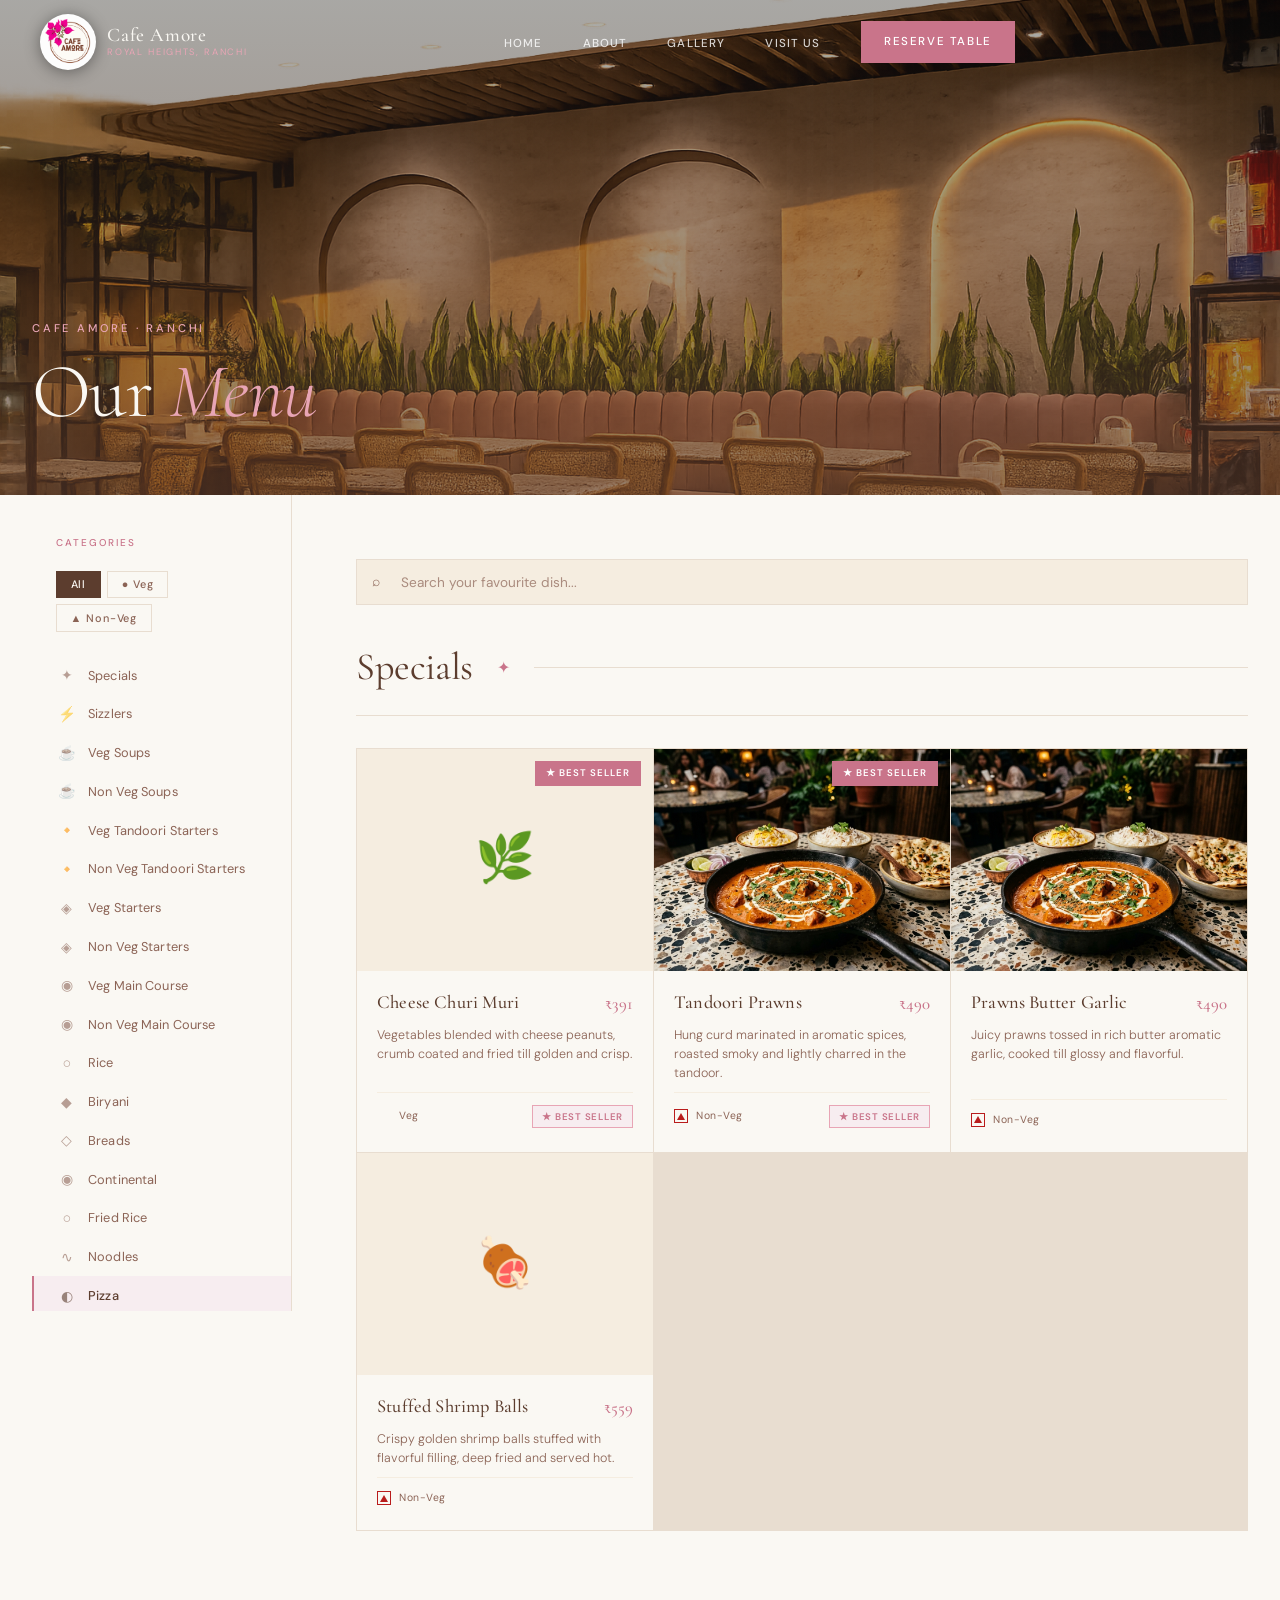
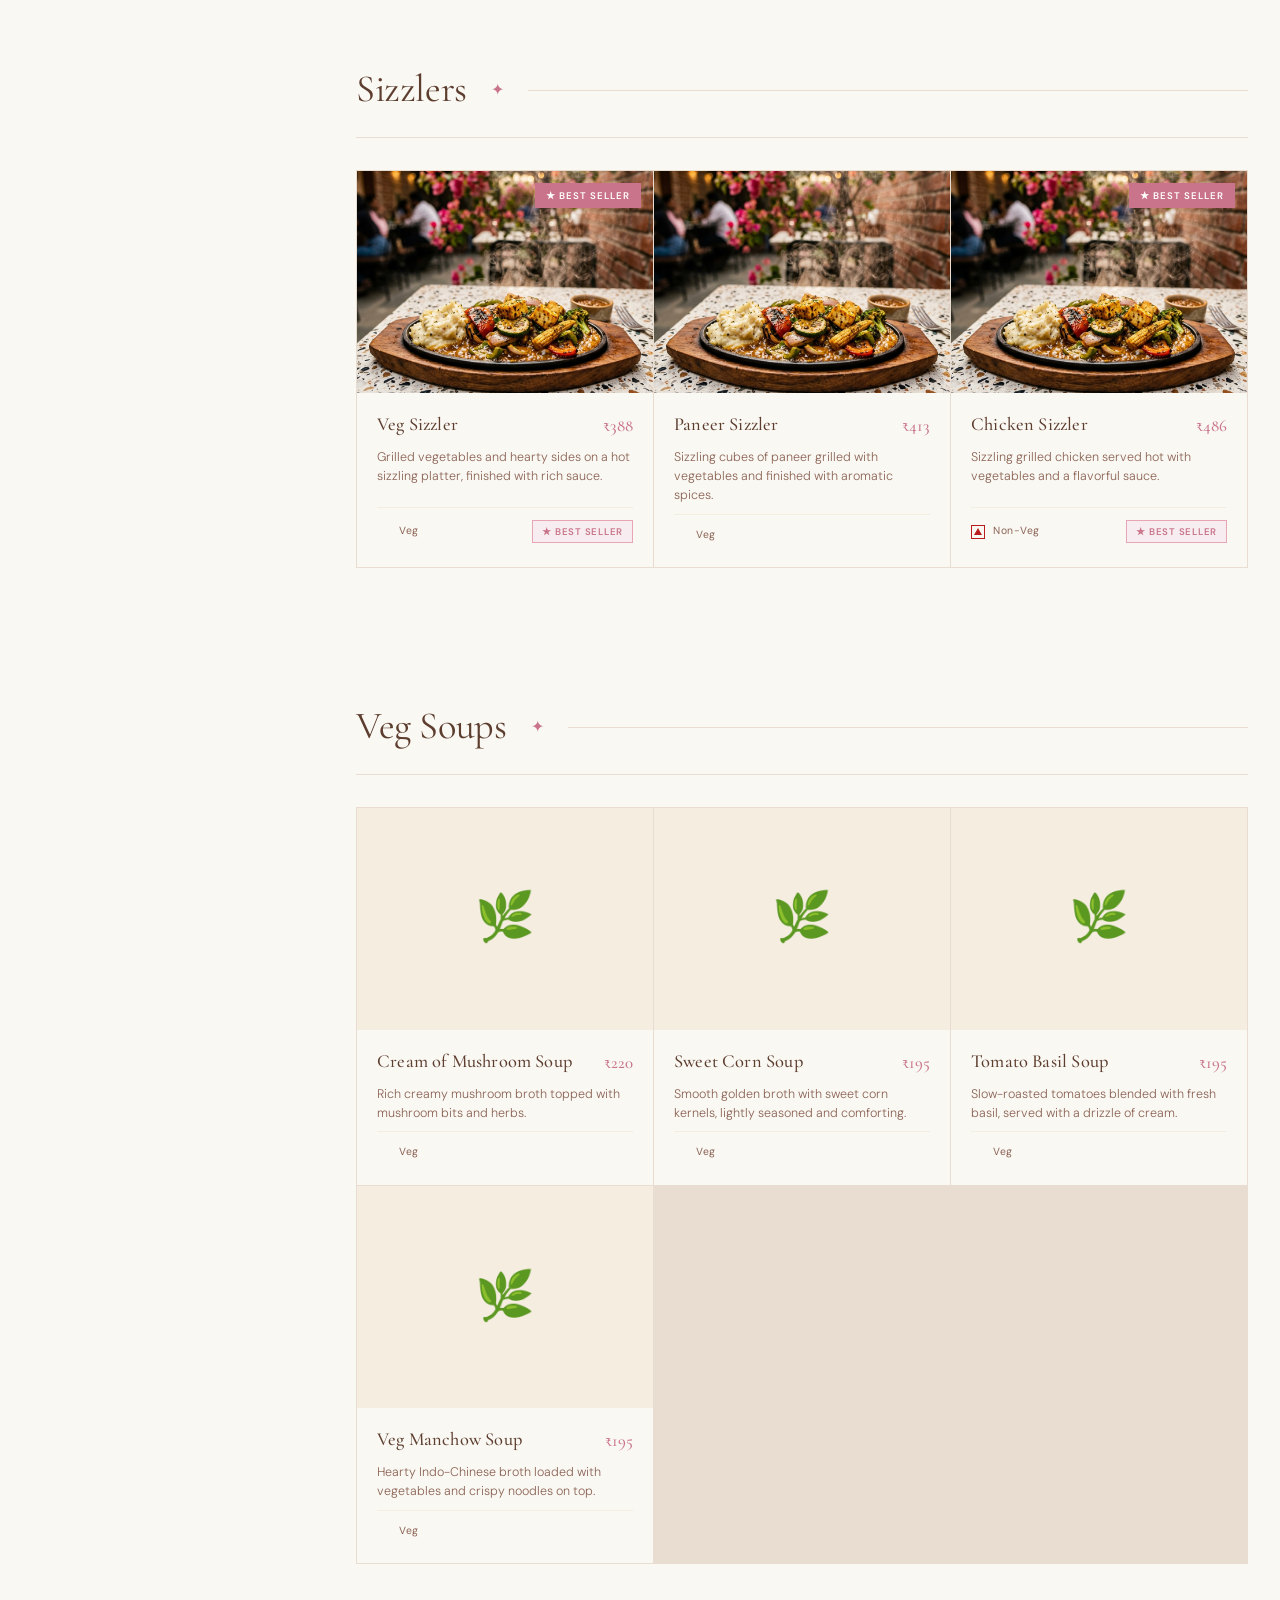
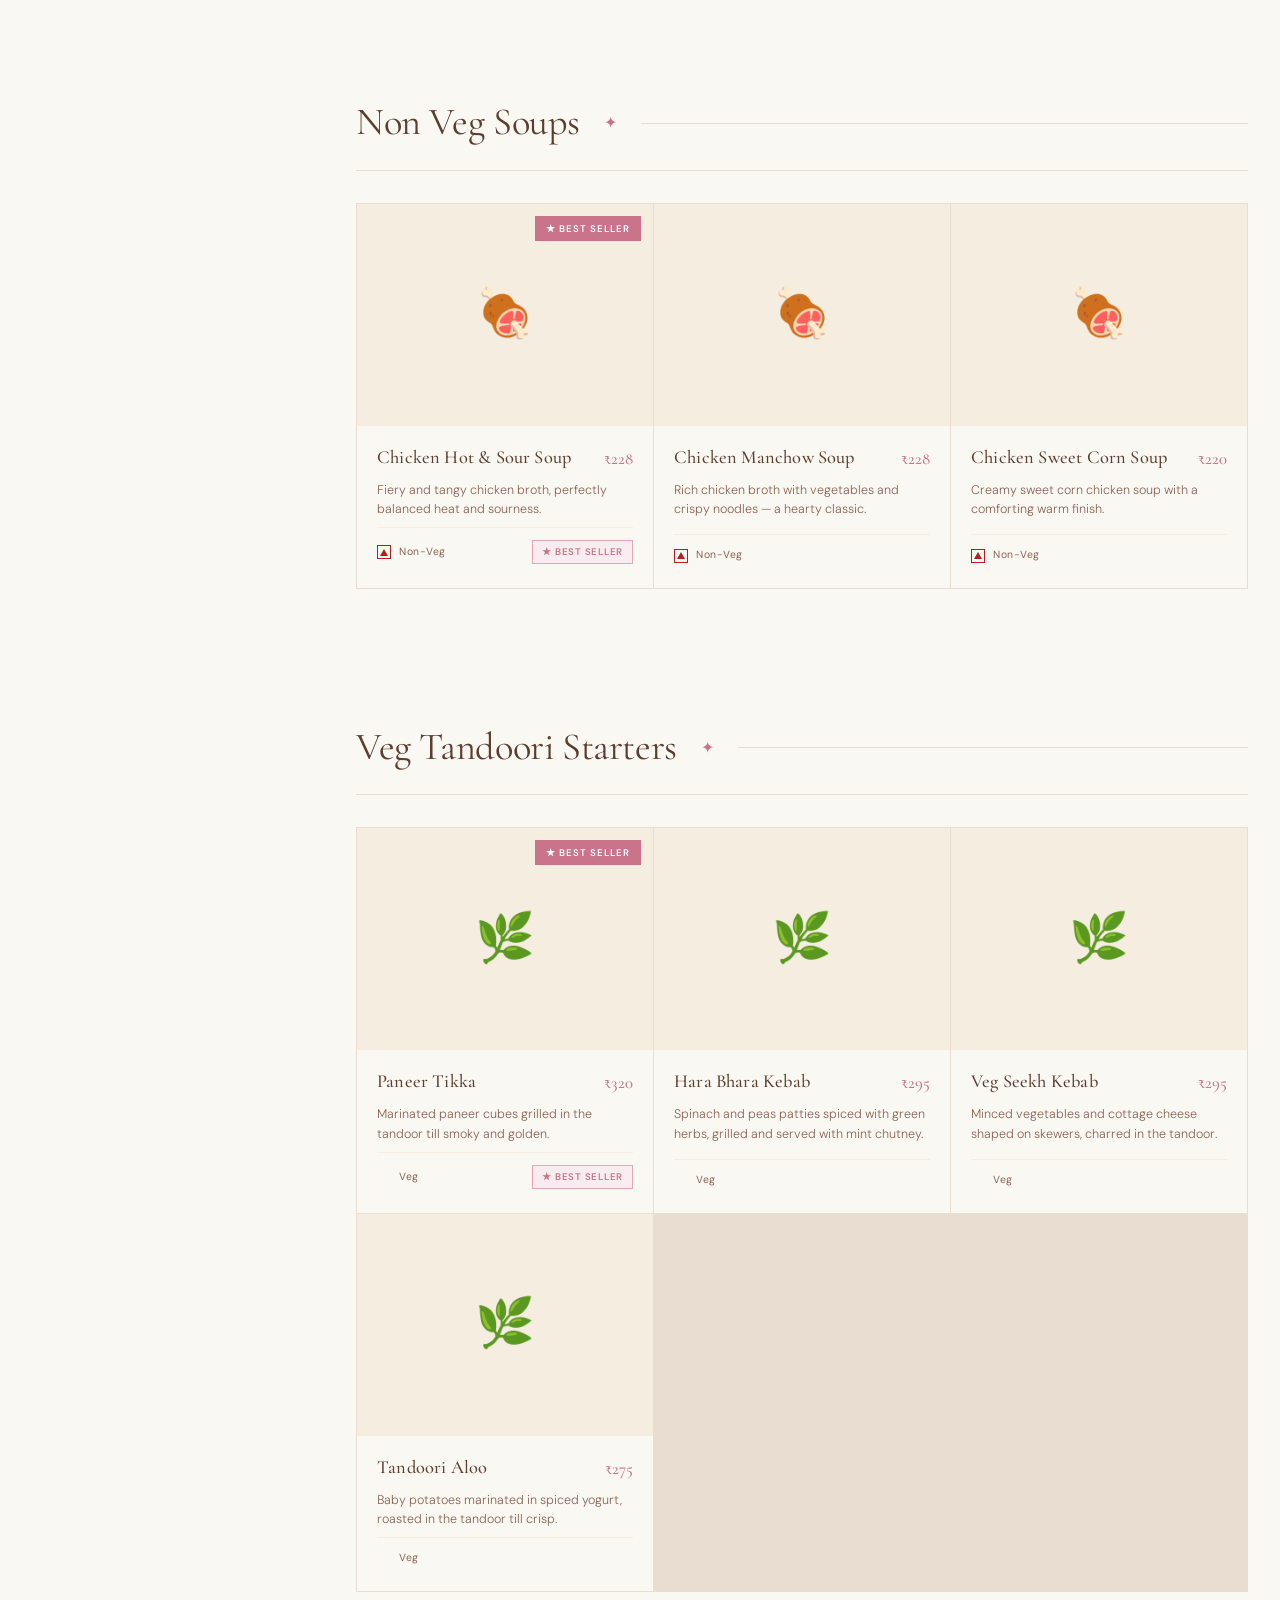
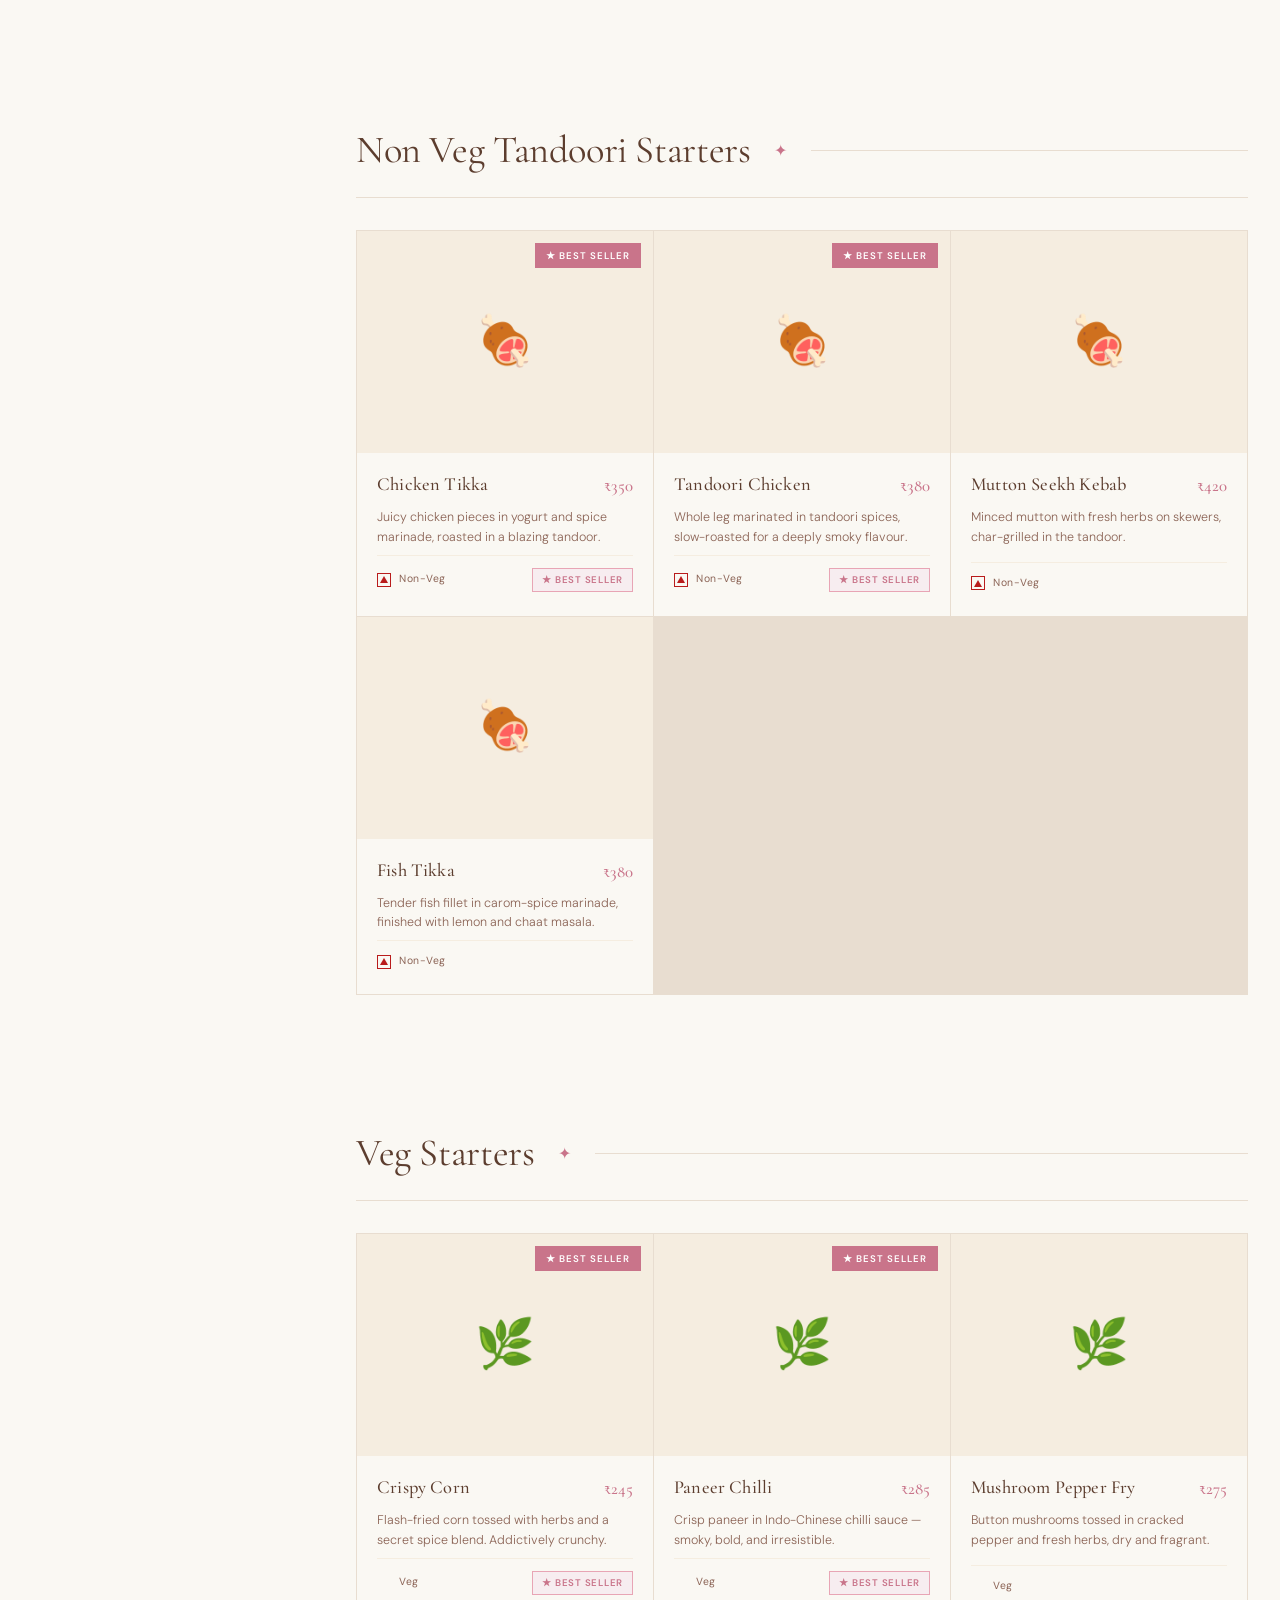
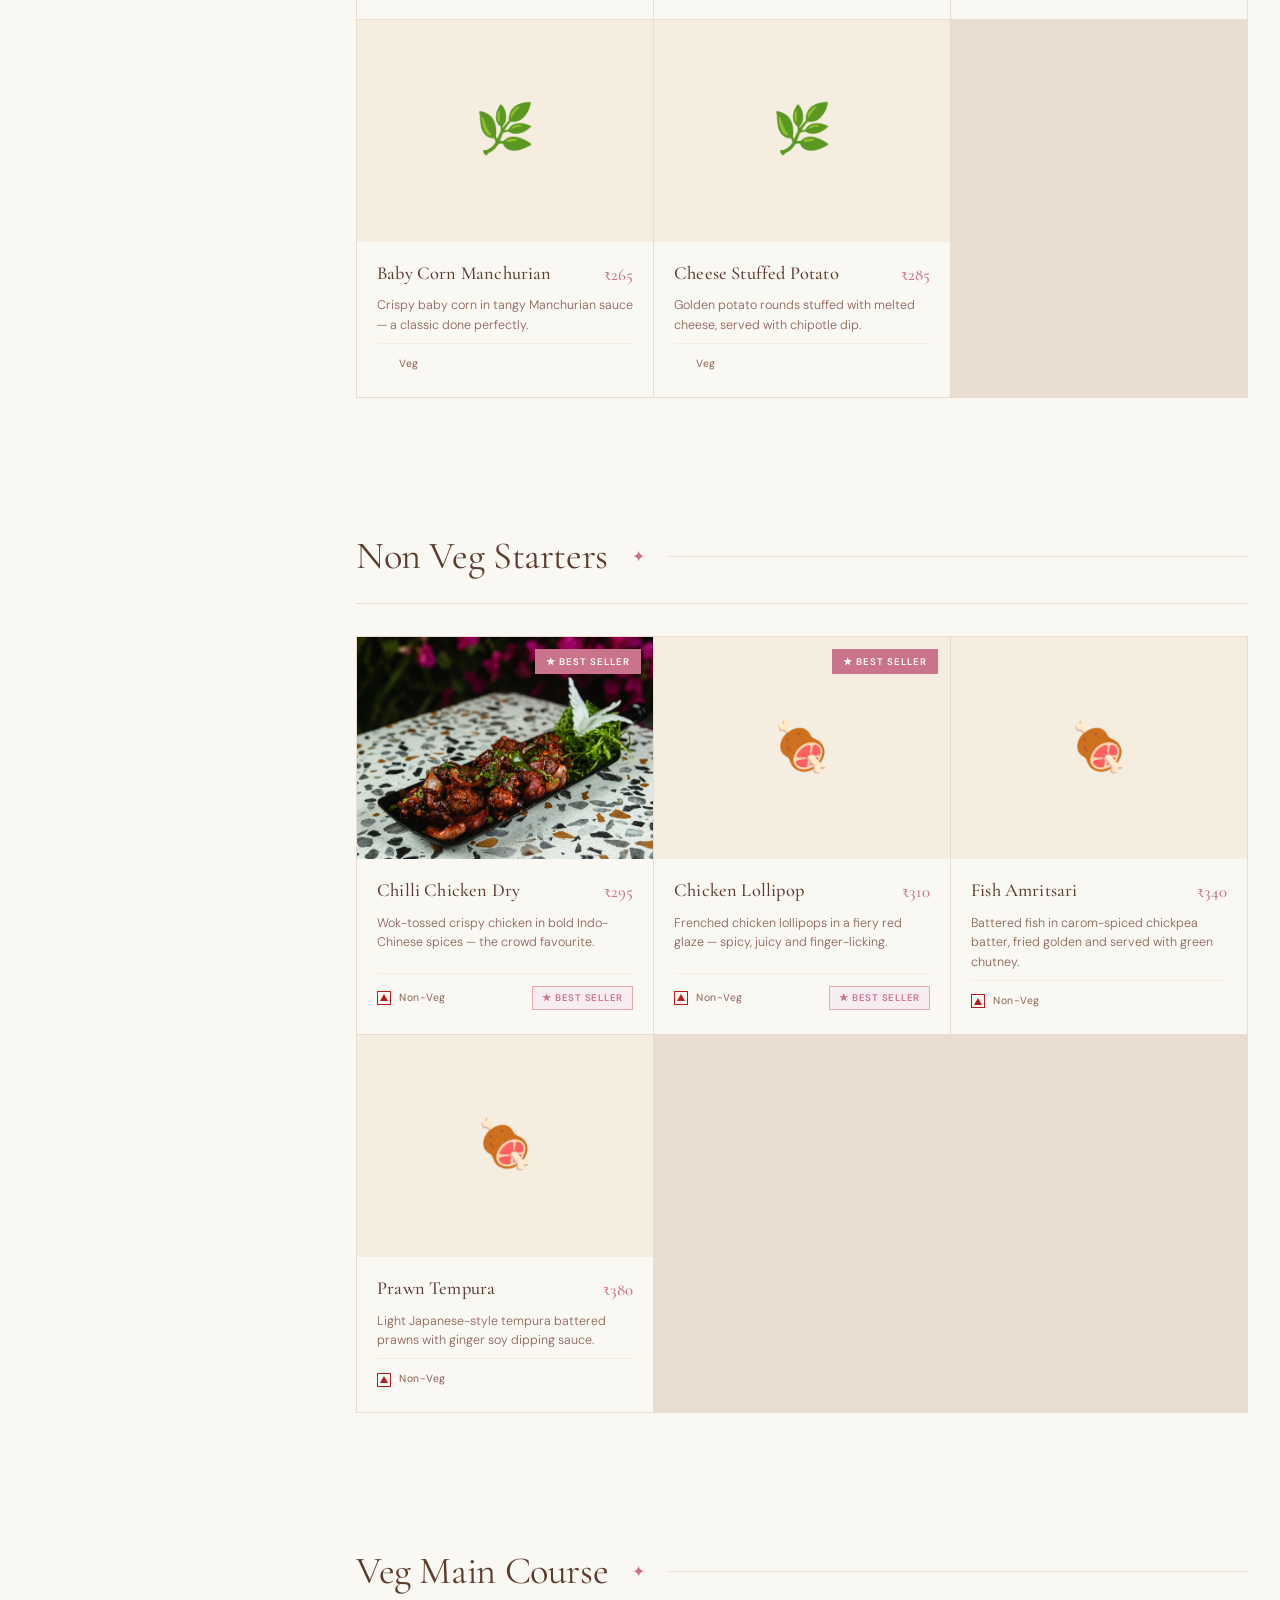
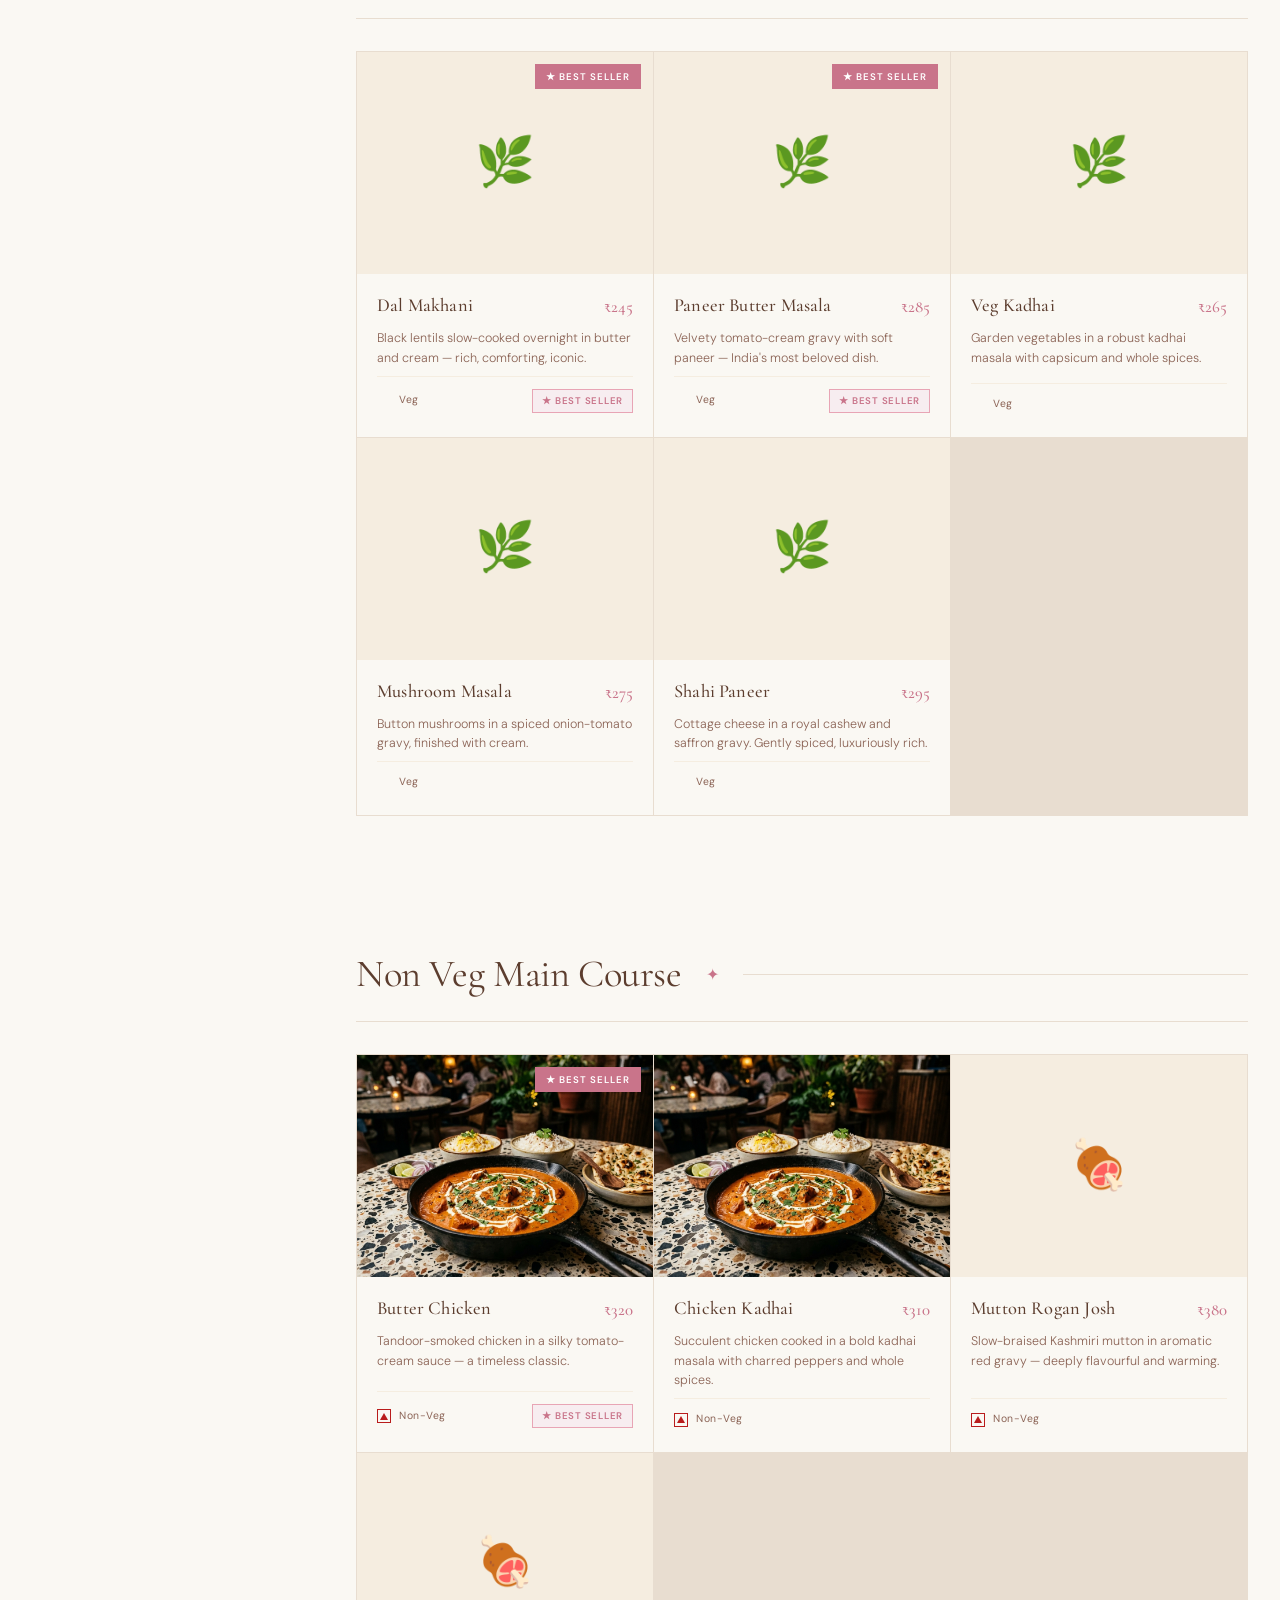
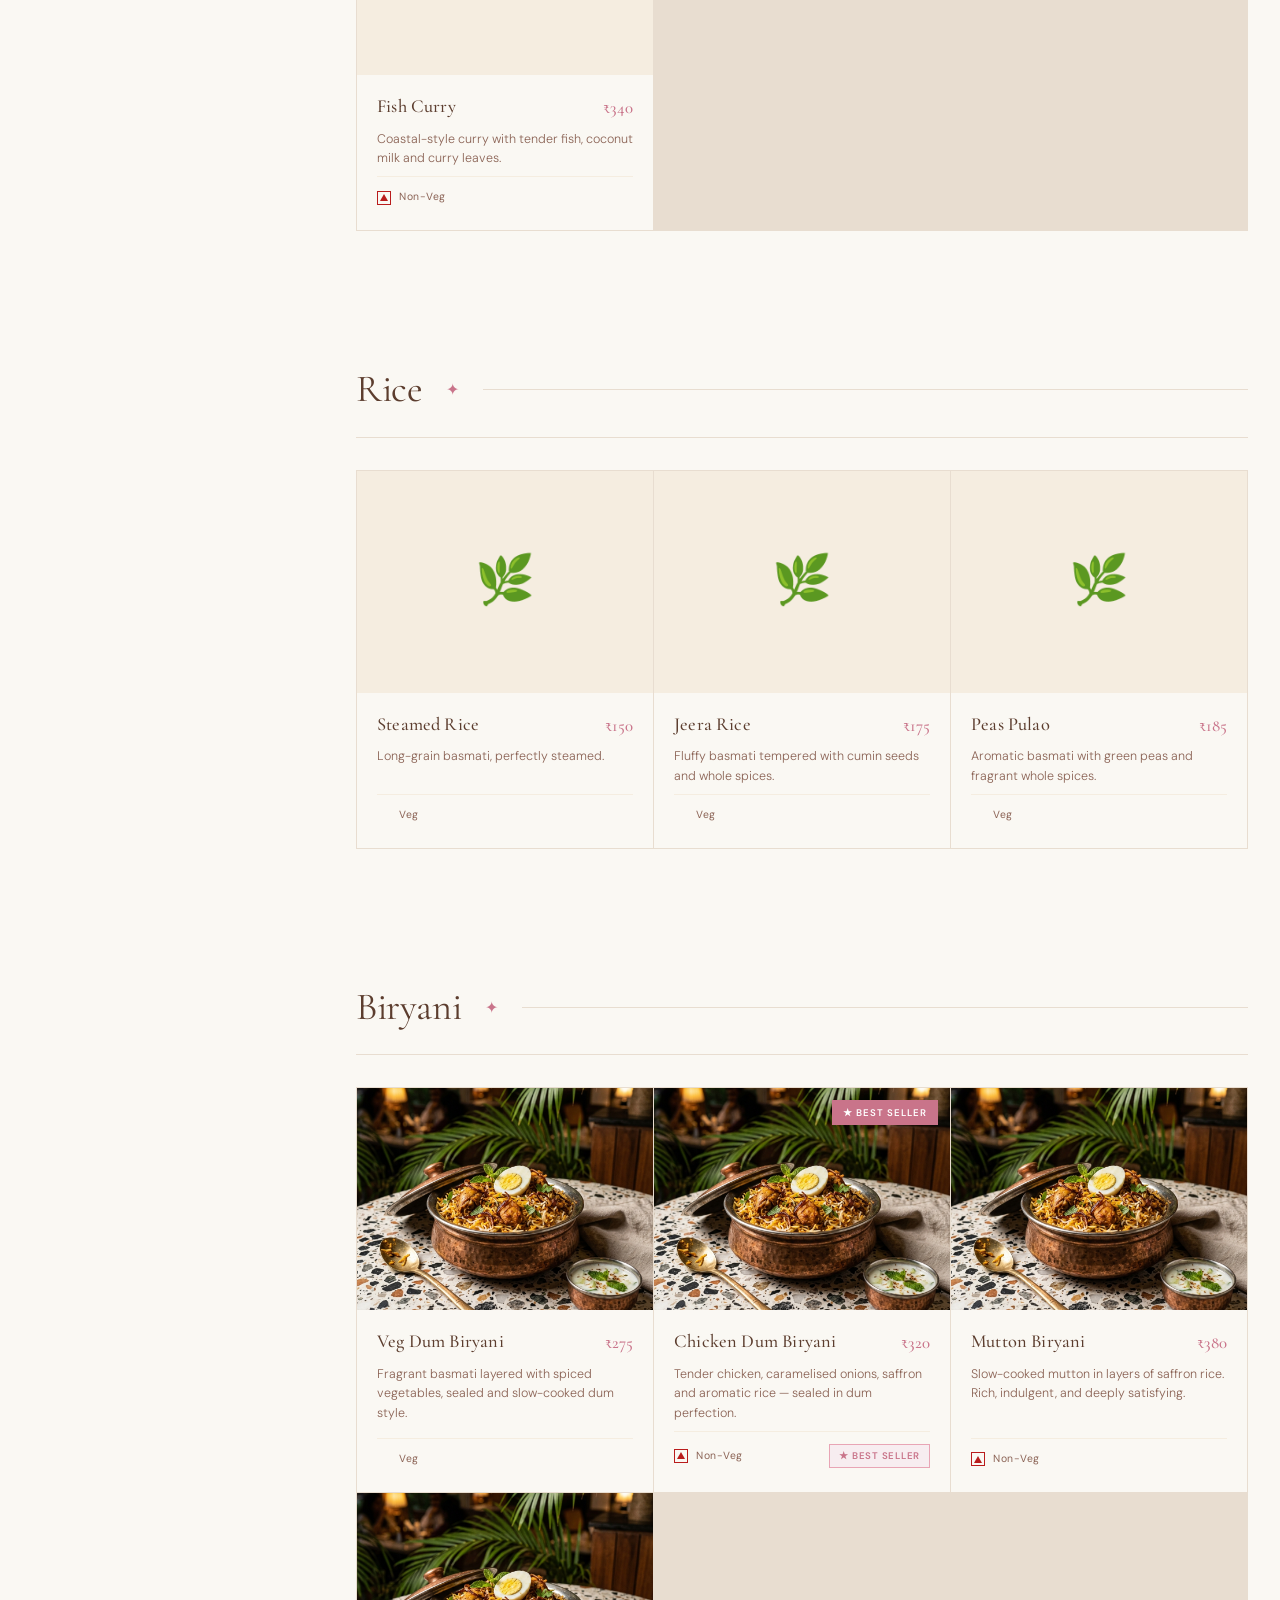
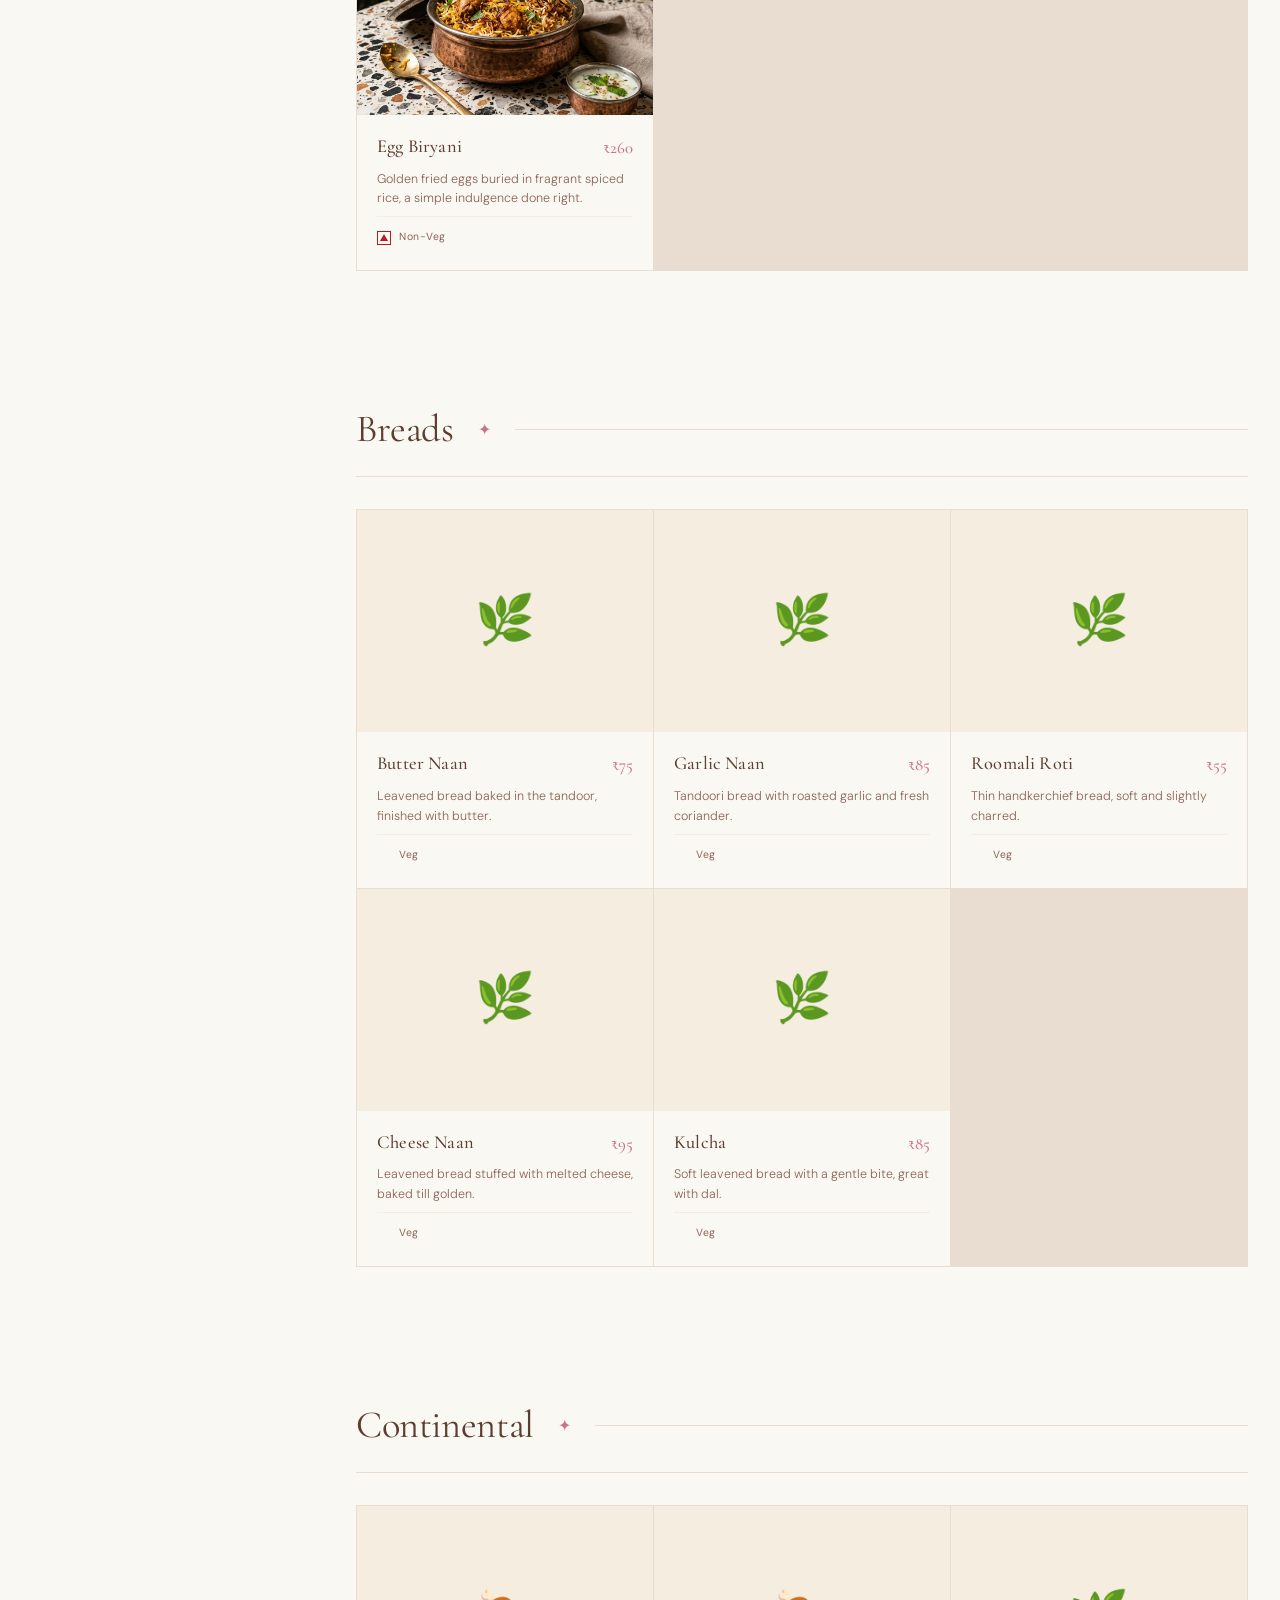
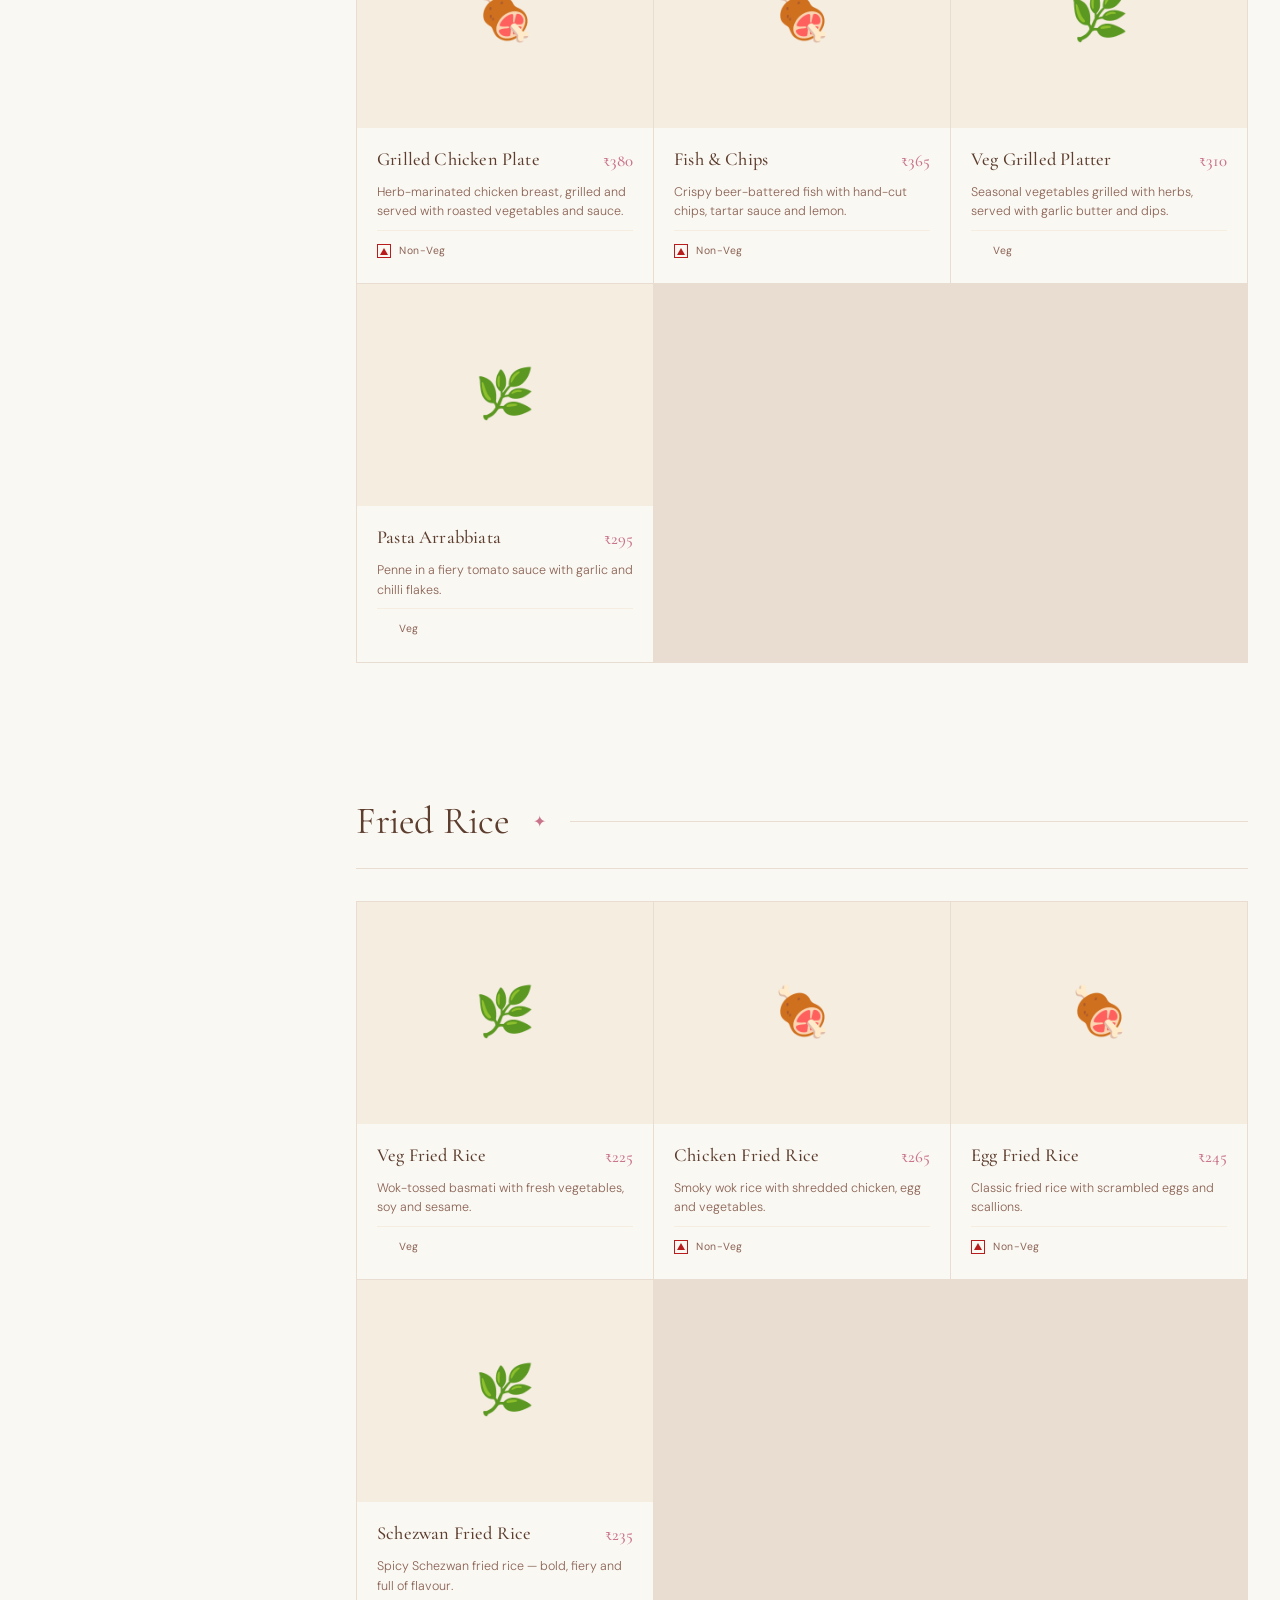
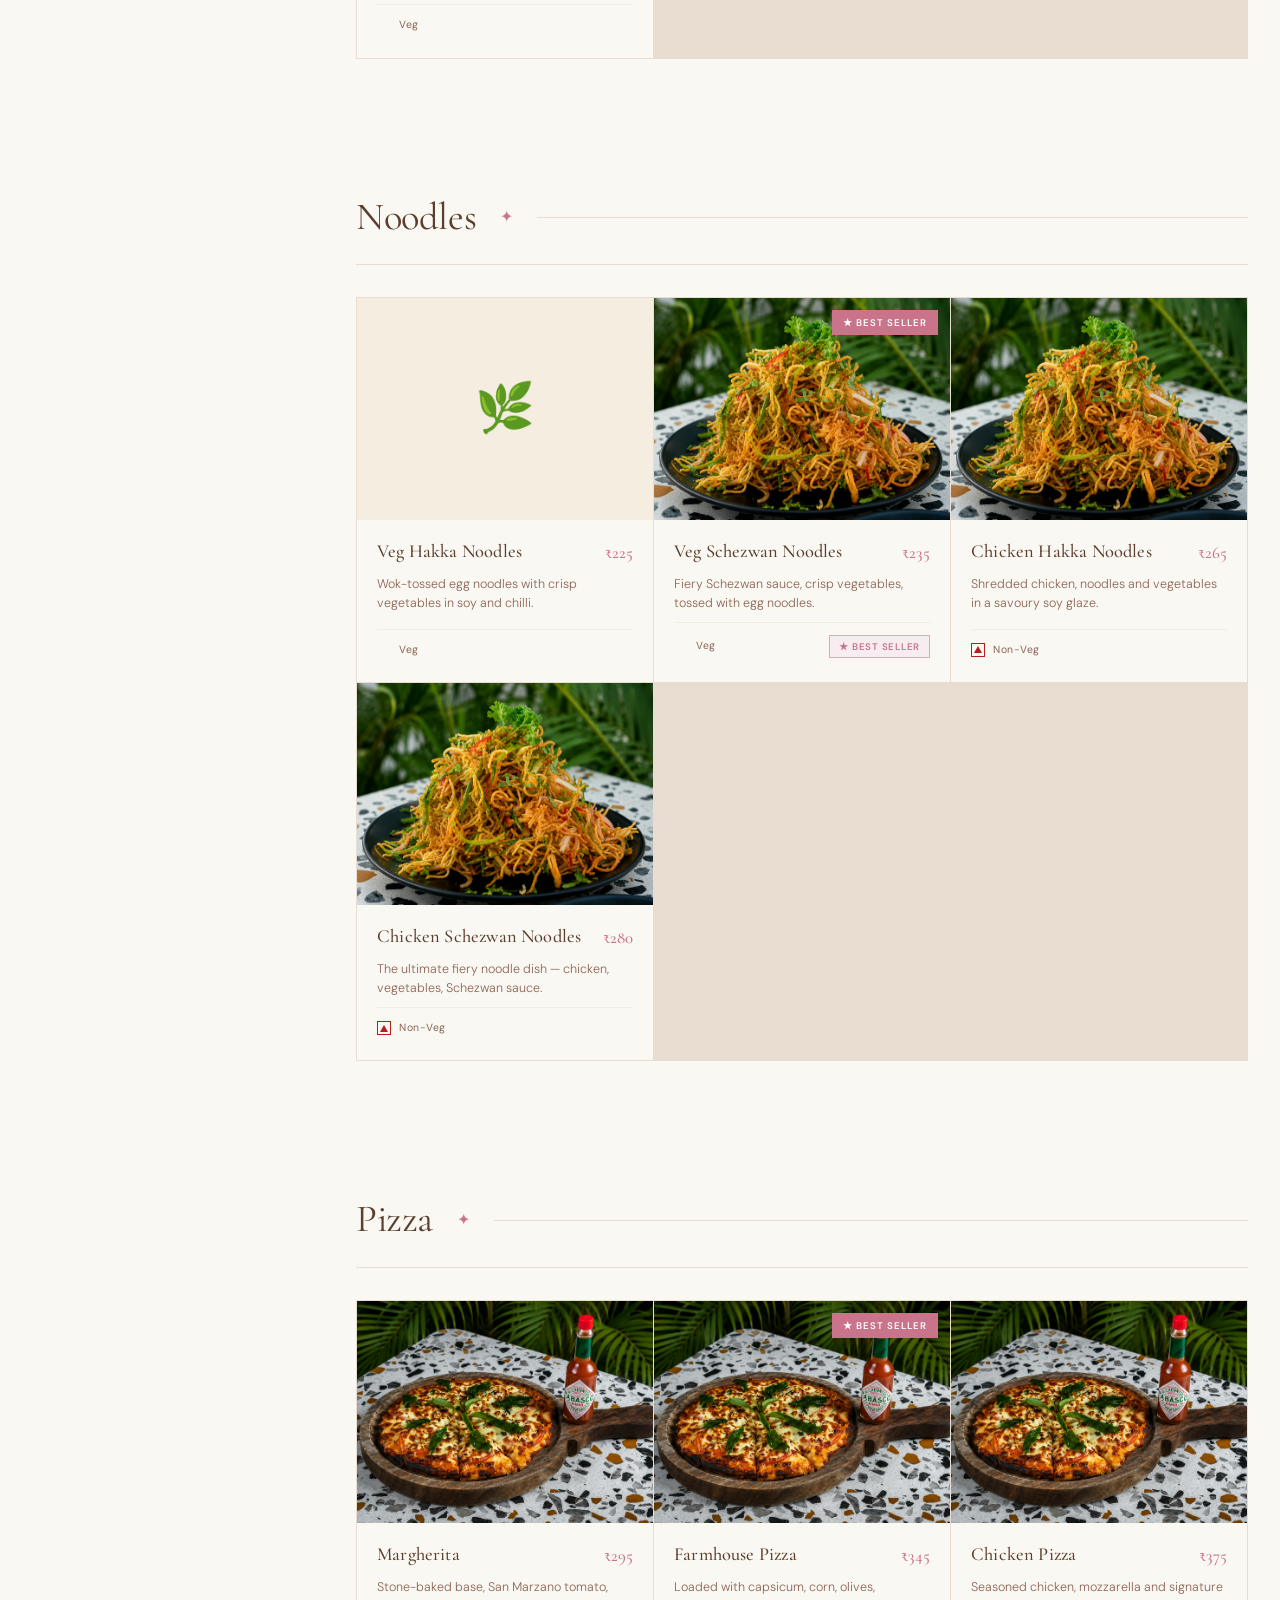
<file: menu.html>
<!DOCTYPE html>
<html lang="en">
<head>
  <meta charset="UTF-8" />
  <meta name="viewport" content="width=device-width, initial-scale=1.0" />
  <meta name="description" content="Cafe Amore Full Menu — Explore our handcrafted dishes. Starters, Biryani, Pizza, Burgers, Continental and more. Ranchi, Jharkhand." />
  <meta name="keywords" content="Cafe Amore menu, Ranchi restaurant menu, cafe menu Jharkhand" />
  <title>Our Menu — Cafe Amore</title>
  <link rel="icon" type="image/png" href="Cafe LOGO.png" />
  <link rel="stylesheet" href="style.css" />
  <link rel="stylesheet" href="menu.css" />
</head>
<body>

  <!-- ════════════════════════════════ NAV ══════════════════════════════════ -->
  <nav class="nav scrolled" id="nav" aria-label="Main navigation">
    <div class="nav-inner">
      <a href="index.html" class="nav-logo" aria-label="Back to Cafe Amore home">
        <img src="Cafe LOGO.png" alt="Cafe Amore Logo" />
        <div class="nav-logo-text">
          <span class="nav-logo-name">Cafe Amore</span>
          <span class="nav-logo-tagline">Royal Heights, Ranchi</span>
        </div>
      </a>

      <ul class="nav-links" role="list">
        <li><a href="index.html" class="nav-link" id="nav-home">Home</a></li>
        <li><a href="index.html#about" class="nav-link" id="nav-about">About</a></li>
        <li><a href="index.html#gallery" class="nav-link" id="nav-gallery">Gallery</a></li>
        <li><a href="index.html#visit" class="nav-link" id="nav-visit">Visit Us</a></li>
        <li>
          <a href="index.html#visit" class="btn btn-rose nav-cta" id="nav-reserve" style="padding: 0.65rem 1.4rem;">
            Reserve Table
          </a>
        </li>
      </ul>

      <button class="nav-hamburger" id="hamburger" aria-label="Open menu" aria-expanded="false">
        <span></span><span></span><span></span>
      </button>
    </div>
  </nav>

  <!-- Mobile Nav -->
  <div class="nav-mobile" id="mobileNav" role="dialog" aria-modal="true" aria-label="Mobile navigation">
    <a href="index.html" class="nav-mobile-link" id="mob-home">Home</a>
    <a href="index.html#about" class="nav-mobile-link" id="mob-about">About</a>
    <a href="index.html#gallery" class="nav-mobile-link" id="mob-gallery">Gallery</a>
    <a href="index.html#visit" class="nav-mobile-link" id="mob-visit">Visit Us</a>
    <a href="index.html#visit" class="btn btn-rose" id="mob-reserve" style="margin-top: 1rem;">Reserve Table</a>
  </div>

  <!-- ═══════════════════════════ MENU HERO ════════════════════════════════ -->
  <section class="menu-hero" aria-labelledby="menu-hero-heading">
    <div class="menu-hero-bg"></div>
    <div class="menu-hero-overlay"></div>
    <div class="menu-hero-content">
      <p class="menu-hero-label">Cafe Amore · Ranchi</p>
      <h1 class="menu-hero-title" id="menu-hero-heading">
        Our <em>Menu</em>
      </h1>
    </div>
  </section>

  <!-- Mobile category scroll bar -->
  <div class="menu-mobile-cats" id="mobileCats" role="navigation" aria-label="Menu categories"></div>

  <!-- ══════════════════════════ MENU BODY ═════════════════════════════════ -->
  <div class="menu-body">
    <div class="menu-layout">

      <!-- ── Sidebar ─────────────────────────────────────────── -->
      <aside class="menu-sidebar" id="menuSidebar" aria-label="Menu category navigation">
        <p class="menu-sidebar-title">Categories</p>

        <div class="menu-filter-bar" role="group" aria-label="Filter by diet">
          <button class="menu-filter-btn active" id="filter-all" data-filter="all">All</button>
          <button class="menu-filter-btn" id="filter-veg" data-filter="veg">● Veg</button>
          <button class="menu-filter-btn" id="filter-nonveg" data-filter="nonveg">▲ Non-Veg</button>
        </div>

        <nav class="sidebar-nav" id="sidebarNav" aria-label="Jump to menu category">
          <!-- Populated by JS -->
        </nav>

        <div class="sidebar-ask">
          <p>Looking for something specific?</p>
          <a href="tel:+919999999999" class="btn btn-outline-dark" id="ask-staff-btn" style="width: 100%; justify-content: center; font-size: 0.72rem; padding: 0.7rem 1rem;">
            Ask Our Staff
          </a>
        </div>
      </aside>

      <!-- ── Menu Content ─────────────────────────────────────── -->
      <main class="menu-content" id="menuContent" aria-label="Menu items">

        <!-- Search -->
        <div class="menu-search-bar">
          <div class="menu-search-wrap">
            <span class="menu-search-icon" aria-hidden="true">⌕</span>
            <input
              type="search"
              class="menu-search"
              id="menuSearch"
              placeholder="Search your favourite dish..."
              aria-label="Search menu items"
              autocomplete="off"
            />
          </div>
        </div>

        <div id="menuCategories">
          <!-- Populated by JS -->
        </div>

        <div class="menu-no-results" id="noResults" aria-live="polite">
          <p>No dishes found. Try a different search.</p>
        </div>

      </main>
    </div>
  </div>

  <!-- ══════════════════════════════ FOOTER ════════════════════════════════ -->
  <footer class="footer" role="contentinfo">
    <div class="container">
      <div class="footer-inner">
        <div class="footer-brand">
          <div class="footer-logo">
            <img src="Cafe LOGO.png" alt="Cafe Amore Logo" />
            <span class="footer-logo-name">Cafe Amore</span>
          </div>
          <p class="footer-tagline">Good Vibes. Great Coffee.<br/>Delicious Bites.</p>
        </div>
        <div>
          <p class="footer-col-title">Navigate</p>
          <ul class="footer-col-links" role="list">
            <li><a href="index.html" class="footer-col-link">Home</a></li>
            <li><a href="menu.html" class="footer-col-link">Menu</a></li>
            <li><a href="index.html#about" class="footer-col-link">About</a></li>
            <li><a href="index.html#gallery" class="footer-col-link">Gallery</a></li>
            <li><a href="index.html#visit" class="footer-col-link">Visit Us</a></li>
          </ul>
        </div>
        <div>
          <p class="footer-col-title">Hours &amp; Contact</p>
          <ul class="footer-col-links" role="list">
            <li><span class="footer-col-link">11:00 AM – 10:30 PM</span></li>
            <li><a href="tel:+919999999999" class="footer-col-link">+91 99999 99999</a></li>
            <li><a href="https://instagram.com/cafeamore.ranchi" class="footer-col-link" target="_blank" rel="noopener noreferrer">@cafeamore.ranchi</a></li>
          </ul>
        </div>
      </div>
      <div class="footer-bottom">
        <p class="footer-copy">© 2025 Cafe Amore · Royal Heights, Ranchi · All rights reserved.</p>
        <div class="footer-rating">
          <span class="footer-rating-stars" aria-label="4.6 stars">★★★★★</span>
          <span>4.6 on Google</span>
        </div>
      </div>
    </div>
  </footer>

  <script src="menu.js"></script>
</body>
</html>
</file>
<file: style.css>
/* ============================================================
   CAFE AMORE — PREMIUM DESIGN SYSTEM v2
   Inspired by reference template layout & design philosophy
   ============================================================ */

@import url('https://fonts.googleapis.com/css2?family=Cormorant+Garamond:ital,wght@0,300;0,400;0,500;0,600;1,300;1,400;1,500;1,600&family=DM+Sans:wght@300;400;500&display=swap');

/* ── Custom Properties ─────────────────────────────────────── */
:root {
  /* Brand Colors — warm, premium restaurant palette */
  --ivory:        #FAF8F3;
  --cream:        #F5EDE0;
  --cream-light:  #FDF8F2;
  --cream-dark:   #E8DDD0;
  --brown:        #5C3D2E;
  --brown-light:  #8B6355;
  --charcoal:     #1A1A1A;
  --dark:         #111111;
  --rose:         #C9748A;
  --rose-dark:    #A85470;
  --rose-light:   #E8A5B5;
  --rose-pale:    #F7EDF0;
  --white:        #FFFFFF;

  /* Typography */
  --font-serif:   'Cormorant Garamond', Georgia, serif;
  --font-sans:    'DM Sans', -apple-system, sans-serif;

  /* Spacing */
  --space-xs:     0.5rem;
  --space-sm:     1rem;
  --space-md:     2rem;
  --space-lg:     4rem;
  --space-xl:     6rem;
  --space-2xl:    8rem;
  --space-3xl:    12rem;

  /* Transitions */
  --ease-luxury:  cubic-bezier(0.25, 0.46, 0.45, 0.94);
  --ease-smooth:  cubic-bezier(0.4, 0, 0.2, 1);
  --duration-slow: 0.8s;
  --duration-med:  0.4s;
  --duration-fast: 0.2s;

  /* Layout */
  --container:    1280px;
  --nav-h:        84px;
}

/* ── Reset ─────────────────────────────────────────────────── */
*, *::before, *::after {
  box-sizing: border-box;
  margin: 0;
  padding: 0;
}

html {
  scroll-behavior: smooth;
  font-size: 16px;
  -webkit-font-smoothing: antialiased;
  -moz-osx-font-smoothing: grayscale;
}

body {
  font-family: var(--font-sans);
  background-color: var(--ivory);
  color: var(--charcoal);
  line-height: 1.6;
  overflow-x: hidden;
}

img {
  display: block;
  max-width: 100%;
  height: auto;
}

a {
  text-decoration: none;
  color: inherit;
}

ul, ol {
  list-style: none;
}

button {
  cursor: pointer;
  border: none;
  background: none;
  font-family: inherit;
}

/* ── Layout Utilities ──────────────────────────────────────── */
.container {
  max-width: var(--container);
  margin: 0 auto;
  padding: 0 2.5rem;
}

.section-pad {
  padding: var(--space-2xl) 0;
}

/* ── Typography ────────────────────────────────────────────── */
.t-label {
  font-family: var(--font-sans);
  font-size: 0.68rem;
  font-weight: 500;
  letter-spacing: 0.22em;
  text-transform: uppercase;
  color: var(--rose);
}

/* ── Buttons ───────────────────────────────────────────────── */
.btn {
  display: inline-flex;
  align-items: center;
  gap: 0.55rem;
  padding: 0.85rem 2rem;
  font-family: var(--font-sans);
  font-size: 0.72rem;
  font-weight: 500;
  letter-spacing: 0.14em;
  text-transform: uppercase;
  transition: all var(--duration-med) var(--ease-luxury);
  cursor: pointer;
  border: none;
}

.btn-rose {
  background: var(--rose);
  color: var(--white);
  border: 1.5px solid var(--rose);
}

.btn-rose:hover {
  background: var(--rose-dark);
  border-color: var(--rose-dark);
  transform: translateY(-2px);
  box-shadow: 0 10px 30px rgba(201,116,138,0.3);
}

.btn-hero-outline {
  background: transparent;
  color: var(--white);
  border: 1.5px solid rgba(255,255,255,0.55);
}

.btn-hero-outline:hover {
  background: rgba(255,255,255,0.1);
  border-color: rgba(255,255,255,0.85);
  transform: translateY(-2px);
}

.btn-rose-outline {
  background: transparent;
  color: var(--rose);
  border: 1.5px solid var(--rose);
  padding: 0.85rem 2.2rem;
  font-size: 0.7rem;
  font-weight: 500;
  letter-spacing: 0.14em;
  text-transform: uppercase;
  display: inline-flex;
  align-items: center;
  transition: all var(--duration-med) var(--ease-luxury);
}

.btn-rose-outline:hover {
  background: var(--rose);
  color: var(--white);
  transform: translateY(-2px);
  box-shadow: 0 8px 25px rgba(201,116,138,0.25);
}

/* ── Navigation ────────────────────────────────────────────── */
.nav {
  position: fixed;
  top: 0;
  left: 0;
  right: 0;
  z-index: 1000;
  height: var(--nav-h);
  display: flex;
  align-items: center;
  transition: background var(--duration-med) var(--ease-smooth),
              backdrop-filter var(--duration-med),
              box-shadow var(--duration-med);
}

.nav.scrolled {
  background: rgba(250, 248, 243, 0.97);
  backdrop-filter: blur(24px);
  box-shadow: 0 1px 0 rgba(92,61,46,0.08);
}

.nav-inner {
  width: 100%;
  max-width: var(--container);
  margin: 0 auto;
  padding: 0 2.5rem;
  display: flex;
  align-items: center;
  justify-content: space-between;
  gap: 2rem;
}

.nav-logo {
  display: flex;
  align-items: center;
  gap: 0.7rem;
}

.nav-logo img {
  width: 56px;
  height: 56px;
  object-fit: contain;
  border-radius: 50%;
  transition: transform var(--duration-med) var(--ease-luxury);
}

.nav.scrolled .nav-logo img {
  /* On scrolled (cream bg): logo shows normally */
}

.nav:not(.scrolled) .nav-logo img {
  mix-blend-mode: luminosity;
  filter: drop-shadow(0 2px 8px rgba(0,0,0,0.4));
}

.nav-logo img:hover {
  transform: scale(1.06) rotate(-4deg);
}

.nav-logo-text {
  display: flex;
  flex-direction: column;
  line-height: 1;
  gap: 0.18rem;
}

.nav-logo-name {
  font-family: var(--font-serif);
  font-size: 1.2rem;
  font-weight: 500;
  letter-spacing: 0.04em;
  color: var(--ivory);
  transition: color var(--duration-fast);
}

.nav-logo-tagline {
  font-family: var(--font-sans);
  font-size: 0.58rem;
  font-weight: 400;
  letter-spacing: 0.18em;
  text-transform: uppercase;
  color: var(--rose-light);
  transition: color var(--duration-fast);
}

.nav.scrolled .nav-logo-name { color: var(--brown); }
.nav.scrolled .nav-logo-tagline { color: var(--rose); }

.nav-links {
  display: flex;
  align-items: center;
  gap: 2.5rem;
  flex: 1;
  justify-content: center;
}

.nav-link {
  font-family: var(--font-sans);
  font-size: 0.72rem;
  font-weight: 500;
  letter-spacing: 0.1em;
  text-transform: uppercase;
  color: rgba(255,255,255,0.8);
  transition: color var(--duration-fast);
  position: relative;
}

.nav-link::after {
  content: '';
  position: absolute;
  bottom: -3px;
  left: 0;
  width: 0;
  height: 1px;
  background: var(--rose);
  transition: width var(--duration-med) var(--ease-luxury);
}

.nav-link:hover::after,
.nav-link.active::after { width: 100%; }

.nav-link:hover { color: var(--white); }

.nav.scrolled .nav-link { color: var(--brown-light); }
.nav.scrolled .nav-link:hover { color: var(--brown); }

.nav-cta {
  white-space: nowrap;
}

.nav-social {
  display: flex;
  align-items: center;
  gap: 1rem;
}

.nav-social-link {
  color: rgba(255,255,255,0.65);
  transition: color var(--duration-fast);
  display: flex;
  align-items: center;
}

.nav-social-link:hover { color: var(--white); }

.nav.scrolled .nav-social-link { color: var(--brown-light); }
.nav.scrolled .nav-social-link:hover { color: var(--brown); }

/* Mobile Menu */
.nav-hamburger {
  display: none;
  flex-direction: column;
  gap: 5px;
  padding: 8px;
  cursor: pointer;
}

.nav-hamburger span {
  display: block;
  width: 22px;
  height: 1.5px;
  background: var(--ivory);
  transition: all var(--duration-med) var(--ease-smooth);
}

.nav.scrolled .nav-hamburger span { background: var(--brown); }

.nav-hamburger.open span:nth-child(1) { transform: rotate(45deg) translate(4.7px, 4.7px); }
.nav-hamburger.open span:nth-child(2) { opacity: 0; width: 0; }
.nav-hamburger.open span:nth-child(3) { transform: rotate(-45deg) translate(4.7px, -4.7px); }

.nav-mobile {
  display: none;
  position: fixed;
  inset: 0;
  background: var(--ivory);
  z-index: 999;
  flex-direction: column;
  align-items: center;
  justify-content: center;
  gap: 3rem;
  opacity: 0;
  pointer-events: none;
  transition: opacity var(--duration-med) var(--ease-smooth);
}

.nav-mobile.open {
  display: flex;
  opacity: 1;
  pointer-events: all;
}

.nav-mobile-link {
  font-family: var(--font-serif);
  font-size: 2.5rem;
  font-weight: 300;
  color: var(--brown);
  letter-spacing: 0.03em;
  transition: color var(--duration-fast);
}

.nav-mobile-link:hover { color: var(--rose); }

/* ── Hero Section ──────────────────────────────────────────── */
.hero {
  position: relative;
  height: 100dvh;
  min-height: 700px;
  display: flex;
  align-items: flex-end;
  overflow: hidden;
}

.hero-bg {
  position: absolute;
  inset: 0;
  background-image: url('Hero Image.png');
  background-size: cover;
  background-position: center 35%;
  transform: scale(1.05);
  transition: transform 8s var(--ease-luxury);
  will-change: transform;
}

.hero-bg.loaded { transform: scale(1); }

.hero-overlay {
  position: absolute;
  inset: 0;
  background: linear-gradient(
    90deg,
    rgba(17,17,17,0.78) 0%,
    rgba(17,17,17,0.58) 38%,
    rgba(17,17,17,0.34) 68%,
    rgba(17,17,17,0.55) 100%
  );
}

/* Hero Social Sidebar */
.hero-sidebar {
  position: absolute;
  right: 2rem;
  top: 50%;
  transform: translateY(-50%);
  z-index: 2;
  display: flex;
  flex-direction: column;
  gap: 1.25rem;
}

.hero-sidebar-link {
  color: rgba(255,255,255,0.55);
  transition: color var(--duration-fast), transform var(--duration-fast);
  display: flex;
  align-items: center;
}

.hero-sidebar-link:hover {
  color: var(--white);
  transform: scale(1.15);
}

.hero-content {
  position: relative;
  z-index: 2;
  width: 100%;
  max-width: var(--container);
  margin: 0 auto;
  padding: 0 2.5rem var(--space-2xl);
}

.hero-label {
  font-family: var(--font-sans);
  font-size: 0.7rem;
  font-weight: 500;
  letter-spacing: 0.22em;
  text-transform: uppercase;
  color: var(--rose-light);
  margin-bottom: 0.5rem;
}

.hero-label-line {
  width: 40px;
  height: 1px;
  background: var(--rose-light);
  margin-bottom: 1.75rem;
}

.hero-title {
  font-family: var(--font-serif);
  font-size: clamp(2.7rem, 5.6vw, 5.6rem);
  font-weight: 300;
  line-height: 1.0;
  color: var(--ivory);
  letter-spacing: -0.01em;
  margin-bottom: 1.5rem;
  max-width: 680px;
}

.hero-title em {
  font-style: italic;
  color: var(--rose-light);
}

.hero-sub {
  font-family: var(--font-sans);
  font-size: 0.9rem;
  font-weight: 300;
  color: rgba(250,248,243,0.7);
  line-height: 1.7;
  margin-bottom: 2.5rem;
  max-width: 380px;
}

.hero-actions {
  display: flex;
  gap: 1rem;
  flex-wrap: wrap;
}

/* Hero Scroll */
.hero-scroll {
  position: absolute;
  bottom: 2.5rem;
  left: 50%;
  transform: translateX(-50%);
  display: flex;
  flex-direction: column;
  align-items: center;
  gap: 0.5rem;
  z-index: 2;
  cursor: pointer;
}

.hero-scroll-text {
  font-family: var(--font-sans);
  font-size: 0.6rem;
  font-weight: 500;
  letter-spacing: 0.22em;
  text-transform: uppercase;
  color: rgba(255,255,255,0.45);
}

.hero-scroll-dots {
  display: flex;
  gap: 4px;
}

.hero-scroll-dots span {
  width: 4px;
  height: 4px;
  background: rgba(255,255,255,0.35);
  border-radius: 50%;
  animation: dotPulse 1.5s ease-in-out infinite;
}

.hero-scroll-dots span:nth-child(2) { animation-delay: 0.2s; }
.hero-scroll-dots span:nth-child(3) { animation-delay: 0.4s; }

@keyframes dotPulse {
  0%, 100% { opacity: 0.35; }
  50% { opacity: 1; }
}

.hero-scroll-circle {
  width: 38px;
  height: 38px;
  border: 1px solid rgba(255,255,255,0.3);
  border-radius: 50%;
  display: flex;
  align-items: center;
  justify-content: center;
  color: rgba(255,255,255,0.55);
  transition: all var(--duration-med) var(--ease-luxury);
  animation: scrollBounce 2.5s ease-in-out infinite;
}

.hero-scroll:hover .hero-scroll-circle {
  background: rgba(255,255,255,0.1);
  border-color: rgba(255,255,255,0.6);
  color: var(--white);
}

@keyframes scrollBounce {
  0%, 100% { transform: translateY(0); }
  50% { transform: translateY(5px); }
}

/* ── Signature Dishes ──────────────────────────────────────── */
.dishes {
  background: var(--cream-light);
}

.dishes-header {
  display: flex;
  align-items: flex-end;
  justify-content: space-between;
  gap: 2rem;
  margin-bottom: var(--space-lg);
}

.dishes-header-left {
  flex: 1;
}

.dishes-title {
  font-family: var(--font-serif);
  font-size: clamp(2.2rem, 4vw, 3.8rem);
  font-weight: 400;
  color: var(--brown);
  line-height: 1.1;
  margin-top: 0.75rem;
  display: flex;
  align-items: center;
  gap: 0.75rem;
}

.dishes-title-icon {
  color: var(--rose);
  font-size: 1.5rem;
}

.dishes-header-right {
  flex: 1;
  max-width: 460px;
  display: flex;
  flex-direction: column;
  align-items: flex-end;
  gap: 1rem;
}

.dishes-header-desc {
  font-family: var(--font-sans);
  font-size: 0.9rem;
  font-weight: 300;
  color: var(--brown-light);
  line-height: 1.75;
  text-align: right;
  max-width: 320px;
}

.dishes-view-all {
  font-family: var(--font-sans);
  font-size: 0.72rem;
  font-weight: 500;
  letter-spacing: 0.12em;
  text-transform: uppercase;
  color: var(--brown);
  border-bottom: 1px solid var(--cream-dark);
  padding-bottom: 3px;
  transition: color var(--duration-fast), border-color var(--duration-fast);
  white-space: nowrap;
}

.dishes-view-all:hover {
  color: var(--rose);
  border-color: var(--rose);
}

.dishes-grid {
  display: grid;
  grid-template-columns: repeat(4, 1fr);
  gap: 1.5rem;
}

.dish-card {
  background: var(--white);
  overflow: hidden;
  cursor: pointer;
  transition: transform var(--duration-med) var(--ease-luxury),
              box-shadow var(--duration-med) var(--ease-luxury);
}

.dish-card:hover {
  transform: translateY(-6px);
  box-shadow: 0 20px 50px rgba(92,61,46,0.14);
}

.dish-card-img-wrap {
  position: relative;
  overflow: hidden;
  aspect-ratio: 1 / 1;
}

.dish-card-img {
  width: 100%;
  height: 100%;
  object-fit: cover;
  transition: transform 0.9s var(--ease-luxury);
}

.dish-card:hover .dish-card-img {
  transform: scale(1.06);
}

.dish-card-body {
  padding: 1.25rem 1.35rem 1.35rem;
  display: flex;
  flex-direction: column;
  gap: 0.3rem;
  position: relative;
}

.dish-name {
  font-family: var(--font-serif);
  font-size: 1.35rem;
  font-weight: 500;
  color: var(--brown);
  line-height: 1.2;
}

.dish-desc {
  font-family: var(--font-sans);
  font-size: 0.8rem;
  font-weight: 300;
  color: var(--brown-light);
  line-height: 1.5;
}

.dish-arrow {
  position: absolute;
  right: 1.2rem;
  bottom: 1.2rem;
  width: 32px;
  height: 32px;
  background: var(--rose);
  color: var(--white);
  border-radius: 50%;
  display: flex;
  align-items: center;
  justify-content: center;
  transition: all var(--duration-fast) var(--ease-luxury);
}

.dish-card:hover .dish-arrow {
  background: var(--rose-dark);
  transform: scale(1.1);
}

/* ── About Section ─────────────────────────────────────────── */
.about {
  background: var(--charcoal);
  position: relative;
}

.about-inner {
  display: grid;
  grid-template-columns: 1fr 1fr;
  gap: 0;
  min-height: 680px;
}

.about-image-wrap {
  position: relative;
  overflow: hidden;
}

.about-image {
  width: 100%;
  height: 100%;
  object-fit: cover;
  object-position: center;
  transition: transform 0.9s var(--ease-luxury);
}

.about-image-wrap:hover .about-image {
  transform: scale(1.04);
}

.about-content {
  padding: var(--space-2xl) var(--space-lg) var(--space-2xl) var(--space-2xl);
  display: flex;
  flex-direction: column;
  justify-content: center;
}

.about-content .t-label {
  color: var(--rose-light) !important;
  letter-spacing: 0.2em;
}

.about-label-line {
  width: 36px;
  height: 1px;
  background: var(--rose);
  margin: 0.75rem 0 2rem;
}

.about-heading {
  font-family: var(--font-serif);
  font-size: clamp(2.4rem, 4vw, 4rem);
  font-weight: 300;
  color: var(--ivory);
  line-height: 1.1;
  margin-bottom: 1.75rem;
}

.about-heading em {
  font-style: italic;
  color: var(--rose-light);
}

.about-text {
  font-family: var(--font-sans);
  font-size: 0.95rem;
  font-weight: 300;
  line-height: 1.85;
  color: rgba(250,248,243,0.6);
  margin-bottom: 2.5rem;
  max-width: 420px;
}

/* ── Gallery Section ───────────────────────────────────────── */
.gallery {
  background: var(--cream-light);
}

.gallery-header {
  display: flex;
  align-items: flex-end;
  justify-content: space-between;
  margin-bottom: var(--space-lg);
  gap: 2rem;
}

.gallery-title {
  font-family: var(--font-serif);
  font-size: clamp(2.2rem, 4vw, 3.8rem);
  font-weight: 400;
  color: var(--brown);
  line-height: 1.1;
}

.gallery-title em {
  font-style: italic;
  color: var(--rose);
}

.gallery-view-all {
  font-family: var(--font-sans);
  font-size: 0.72rem;
  font-weight: 500;
  letter-spacing: 0.12em;
  text-transform: uppercase;
  color: var(--brown);
  border-bottom: 1px solid var(--cream-dark);
  padding-bottom: 3px;
  transition: color var(--duration-fast), border-color var(--duration-fast);
  white-space: nowrap;
  align-self: flex-end;
  margin-bottom: 4px;
}

.gallery-view-all:hover {
  color: var(--rose);
  border-color: var(--rose);
}

.gallery-strip {
  position: relative;
  overflow: hidden;
}

.gallery-strip-inner {
  display: flex;
  gap: 1rem;
  overflow-x: auto;
  scroll-snap-type: x mandatory;
  scrollbar-width: none;
  -ms-overflow-style: none;
  padding: 0 2.5rem;
  transition: transform var(--duration-slow) var(--ease-luxury);
}

.gallery-strip-inner::-webkit-scrollbar { display: none; }

.gallery-strip-item {
  flex: 0 0 calc(20% - 0.8rem);
  min-width: 220px;
  aspect-ratio: 3/4;
  overflow: hidden;
  scroll-snap-align: start;
  cursor: pointer;
  position: relative;
}

.gallery-strip-img {
  width: 100%;
  height: 100%;
  object-fit: cover;
  transition: transform 0.9s var(--ease-luxury);
}

.gallery-strip-item:hover .gallery-strip-img {
  transform: scale(1.07);
}

.gallery-arrow {
  position: absolute;
  right: 2rem;
  top: 50%;
  transform: translateY(-50%);
  width: 48px;
  height: 48px;
  background: var(--rose);
  color: var(--white);
  border-radius: 50%;
  display: flex;
  align-items: center;
  justify-content: center;
  cursor: pointer;
  z-index: 2;
  transition: all var(--duration-fast) var(--ease-luxury);
  box-shadow: 0 4px 16px rgba(201,116,138,0.4);
}

.gallery-arrow:hover {
  background: var(--rose-dark);
  transform: translateY(-50%) scale(1.08);
}

/* Lightbox */
.lightbox {
  position: fixed;
  inset: 0;
  z-index: 2000;
  background: rgba(17,17,17,0.96);
  display: flex;
  align-items: center;
  justify-content: center;
  opacity: 0;
  pointer-events: none;
  transition: opacity var(--duration-med) var(--ease-smooth);
}

.lightbox.open {
  opacity: 1;
  pointer-events: all;
}

.lightbox img {
  max-width: 90vw;
  max-height: 90vh;
  object-fit: contain;
  transform: scale(0.92);
  transition: transform var(--duration-med) var(--ease-luxury);
}

.lightbox.open img { transform: scale(1); }

.lightbox-close {
  position: absolute;
  top: 2rem;
  right: 2rem;
  color: var(--ivory);
  font-size: 2rem;
  cursor: pointer;
  opacity: 0.6;
  transition: opacity var(--duration-fast);
  line-height: 1;
}

.lightbox-close:hover { opacity: 1; }

/* ── Reservation CTA ───────────────────────────────────────── */
.reservation {
  position: relative;
  overflow: hidden;
  min-height: 520px;
  display: flex;
  align-items: center;
  justify-content: center;
}

.reservation-bg {
  position: absolute;
  inset: 0;
  background-image: url('Hero Image.png');
  background-size: cover;
  background-position: center;
  transform: scale(1.04);
  transition: transform 10s var(--ease-luxury);
  filter: brightness(0.5);
}

.reservation:hover .reservation-bg {
  transform: scale(1);
}

.reservation-overlay {
  position: absolute;
  inset: 0;
  background: rgba(17,17,17,0.65);
}

.reservation-content {
  position: relative;
  z-index: 2;
  text-align: center;
  padding: var(--space-2xl) var(--space-md);
  max-width: 700px;
}

.reservation-label {
  display: inline-block;
  font-family: var(--font-sans);
  font-size: 0.68rem;
  font-weight: 500;
  letter-spacing: 0.22em;
  text-transform: uppercase;
  color: var(--rose-light);
  margin-bottom: 0.75rem;
}

.reservation-label-line {
  width: 36px;
  height: 1px;
  background: var(--rose);
  margin: 0 auto 2rem;
}

.reservation-title {
  font-family: var(--font-serif);
  font-size: clamp(2.5rem, 5.5vw, 5rem);
  font-weight: 300;
  color: var(--ivory);
  line-height: 1.05;
  letter-spacing: -0.01em;
  margin-bottom: 1.25rem;
}

.reservation-sub {
  font-family: var(--font-sans);
  font-size: 0.92rem;
  font-weight: 300;
  color: rgba(250,248,243,0.6);
  margin-bottom: 2.5rem;
  line-height: 1.7;
}

.reservation-actions {
  display: flex;
  gap: 1rem;
  justify-content: center;
  flex-wrap: wrap;
}

/* ── Visit Us ──────────────────────────────────────────────── */
.visit {
  background: var(--cream-light);
}

.visit-title {
  font-family: var(--font-serif);
  font-size: clamp(2.2rem, 4vw, 3.5rem);
  font-weight: 400;
  color: var(--brown);
  margin-bottom: var(--space-lg);
  display: flex;
  align-items: center;
  gap: 1.5rem;
}

.visit-title em {
  font-style: italic;
  color: var(--rose);
}

.visit-title-line {
  flex: 1;
  height: 1px;
  background: var(--cream-dark);
  max-width: 60px;
}

.visit-grid {
  display: grid;
  grid-template-columns: 1fr 1.4fr 1fr;
  gap: 2rem;
  align-items: stretch;
}

.visit-info {
  display: flex;
  flex-direction: column;
  gap: 2rem;
  padding-right: 1rem;
}

.visit-block {
  display: flex;
  align-items: flex-start;
  gap: 0.85rem;
}

.visit-icon {
  color: var(--rose);
  margin-top: 2px;
  flex-shrink: 0;
}

.visit-block p, .visit-block address {
  font-family: var(--font-serif);
  font-size: 1rem;
  color: var(--brown);
  line-height: 1.7;
}

.visit-block strong {
  font-weight: 600;
}

.visit-map {
  overflow: hidden;
  background: var(--cream-dark);
  min-height: 380px;
}

.visit-map iframe {
  width: 100%;
  height: 100%;
  min-height: 380px;
  border: none;
  filter: grayscale(20%) sepia(8%);
  display: block;
}

.visit-exterior {
  overflow: hidden;
}

.visit-exterior img {
  width: 100%;
  height: 100%;
  object-fit: cover;
  min-height: 380px;
  transition: transform 0.9s var(--ease-luxury);
}

.visit-exterior:hover img {
  transform: scale(1.04);
}

/* ── Footer ────────────────────────────────────────────────── */
.footer {
  background: var(--dark);
  padding: var(--space-lg) 0 var(--space-md);
}

.footer-inner {
  display: grid;
  grid-template-columns: 1.5fr 1fr 1.2fr 1.4fr;
  gap: var(--space-lg);
  padding-bottom: var(--space-lg);
  border-bottom: 1px solid rgba(255,255,255,0.07);
  margin-bottom: var(--space-md);
}

.footer-brand {
  display: flex;
  flex-direction: column;
  gap: 1.25rem;
}

.footer-logo {
  display: flex;
  align-items: center;
  gap: 0.75rem;
  margin-bottom: 0.25rem;
}

.footer-logo img {
  width: 56px;
  height: 56px;
  object-fit: contain;
  border-radius: 50%;
  background: var(--dark);
  mix-blend-mode: luminosity;
  opacity: 0.9;
}

.footer-logo-name {
  font-family: var(--font-serif);
  font-size: 1.25rem;
  font-weight: 400;
  color: rgba(250,248,243,0.85);
  letter-spacing: 0.04em;
  line-height: 1;
}

.footer-tagline {
  font-family: var(--font-serif);
  font-style: italic;
  font-size: 1rem;
  color: rgba(250,248,243,0.38);
  line-height: 1.65;
}

.footer-col-title {
  font-family: var(--font-sans);
  font-size: 0.65rem;
  font-weight: 500;
  letter-spacing: 0.2em;
  text-transform: uppercase;
  color: rgba(250,248,243,0.9);
  margin-bottom: 1.25rem;
}

.footer-col-links {
  display: flex;
  flex-direction: column;
  gap: 0.7rem;
}

.footer-col-link {
  font-family: var(--font-sans);
  font-size: 0.85rem;
  font-weight: 300;
  color: rgba(250,248,243,0.45);
  transition: color var(--duration-fast);
  letter-spacing: 0.02em;
  cursor: pointer;
}

a.footer-col-link:hover {
  color: rgba(250,248,243,0.85);
}

.footer-social {
  display: flex;
  gap: 1rem;
}

.footer-social-icon {
  width: 34px;
  height: 34px;
  border: 1px solid rgba(255,255,255,0.15);
  border-radius: 50%;
  display: flex;
  align-items: center;
  justify-content: center;
  color: rgba(250,248,243,0.45);
  transition: all var(--duration-fast);
}

.footer-social-icon:hover {
  color: var(--white);
  border-color: rgba(255,255,255,0.45);
}

.footer-newsletter {
  display: flex;
  overflow: hidden;
  border: 1px solid rgba(255,255,255,0.15);
  background: rgba(255,255,255,0.04);
}

.footer-newsletter input {
  flex: 1;
  background: transparent;
  border: none;
  outline: none;
  padding: 0.7rem 1rem;
  font-family: var(--font-sans);
  font-size: 0.8rem;
  color: rgba(250,248,243,0.75);
  font-weight: 300;
}

.footer-newsletter input::placeholder {
  color: rgba(250,248,243,0.3);
}

.footer-newsletter button {
  padding: 0.7rem 1rem;
  background: var(--rose);
  color: var(--white);
  border: none;
  cursor: pointer;
  display: flex;
  align-items: center;
  justify-content: center;
  transition: background var(--duration-fast);
}

.footer-newsletter button:hover {
  background: var(--rose-dark);
}

.footer-bottom {
  display: flex;
  align-items: center;
  justify-content: center;
}

.footer-copy {
  font-size: 0.72rem;
  color: rgba(250,248,243,0.25);
  letter-spacing: 0.06em;
  text-align: center;
}

/* ── Scroll Animations ─────────────────────────────────────── */
.reveal {
  opacity: 0;
  transform: translateY(28px);
  transition: opacity 0.8s var(--ease-luxury),
              transform 0.8s var(--ease-luxury);
}

.reveal.visible {
  opacity: 1;
  transform: translateY(0);
}

.reveal-left {
  opacity: 0;
  transform: translateX(-40px);
  transition: opacity 0.9s var(--ease-luxury),
              transform 0.9s var(--ease-luxury);
}

.reveal-left.visible {
  opacity: 1;
  transform: translateX(0);
}

.reveal-right {
  opacity: 0;
  transform: translateX(40px);
  transition: opacity 0.9s var(--ease-luxury),
              transform 0.9s var(--ease-luxury);
}

.reveal-right.visible {
  opacity: 1;
  transform: translateX(0);
}

.reveal-delay-1 { transition-delay: 0.1s; }
.reveal-delay-2 { transition-delay: 0.2s; }
.reveal-delay-3 { transition-delay: 0.3s; }
.reveal-delay-4 { transition-delay: 0.4s; }

/* ── Responsive ────────────────────────────────────────────── */
@media (max-width: 1200px) {
  .dishes-grid { grid-template-columns: repeat(2, 1fr); }
  .about-content { padding: var(--space-xl) var(--space-lg); }
  .footer-inner { grid-template-columns: 1fr 1fr; gap: var(--space-md); }
  .visit-grid { grid-template-columns: 1fr 1.4fr; }
  .visit-exterior { display: none; }
}

@media (max-width: 1024px) {
  .nav-links { display: none; }
  .nav-social { display: none; }
  .nav-hamburger { display: flex; }

  .about-inner { grid-template-columns: 1fr; }
  .about-image-wrap { min-height: 450px; }
  .about-content { padding: var(--space-lg) var(--space-md); }

  .gallery-strip-item { flex: 0 0 calc(33.33% - 0.67rem); }
}

@media (max-width: 768px) {
  :root {
    --space-xl:  4rem;
    --space-2xl: 5rem;
    --space-3xl: 6rem;
  }

  .container { padding: 0 1.5rem; }

  .dishes-header { flex-direction: column; align-items: flex-start; gap: 1rem; }
  .dishes-header-right { align-items: flex-start; }
  .dishes-header-desc { text-align: left; }
  .dishes-grid { grid-template-columns: repeat(2, 1fr); gap: 1rem; }

  .hero-sidebar { display: none; }

  .gallery-header { flex-direction: column; align-items: flex-start; gap: 0.75rem; }
  .gallery-strip-item { flex: 0 0 calc(50% - 0.5rem); }

  .visit-grid { grid-template-columns: 1fr; }
  .visit-map { min-height: 300px; }

  .footer-inner { grid-template-columns: 1fr 1fr; gap: var(--space-md); }
}

@media (max-width: 480px) {
  .hero-actions { flex-direction: column; gap: 0.75rem; }
  .btn { width: 100%; justify-content: center; }
  .dishes-grid { grid-template-columns: 1fr; }
  .gallery-strip-item { flex: 0 0 80%; }
  .footer-inner { grid-template-columns: 1fr; gap: var(--space-md); }
  .footer-bottom { flex-direction: column; gap: 1rem; text-align: center; }
  .dishes-header-right { width: 100%; }
}
</file>
<file: menu.css>
/* ============================================================
   CAFE AMORE — MENU PAGE STYLES
   ============================================================ */

/* ── Menu Page Layout ──────────────────────────────────────── */
.menu-hero {
  position: relative;
  height: 55vh;
  min-height: 420px;
  display: flex;
  align-items: flex-end;
  overflow: hidden;
  padding-top: var(--nav-h);
}

.menu-hero-bg {
  position: absolute;
  inset: 0;
  background-image: url('Interior.png');
  background-size: cover;
  background-position: center 40%;
}

.menu-hero-overlay {
  position: absolute;
  inset: 0;
  background: linear-gradient(
    180deg,
    rgba(17,17,17,0.35) 0%,
    rgba(92,61,46,0.65) 100%
  );
}

.menu-hero-content {
  position: relative;
  z-index: 2;
  padding: 0 2rem var(--space-lg);
  max-width: var(--container);
  margin: 0 auto;
  width: 100%;
}

.menu-hero-label {
  display: inline-block;
  margin-bottom: 1rem;
  color: var(--rose-light);
  font-size: 0.7rem;
  font-weight: 500;
  letter-spacing: 0.25em;
  text-transform: uppercase;
}

.menu-hero-title {
  font-family: var(--font-serif);
  font-size: clamp(3rem, 6vw, 5.5rem);
  font-weight: 300;
  color: var(--ivory);
  line-height: 1.0;
  letter-spacing: -0.02em;
}

.menu-hero-title em {
  font-style: italic;
  color: var(--rose-light);
}

/* ── Menu Body Layout ──────────────────────────────────────── */
.menu-body {
  background: var(--ivory);
  min-height: 100vh;
}

.menu-layout {
  max-width: var(--container);
  margin: 0 auto;
  padding: 0 2rem;
  display: grid;
  grid-template-columns: 260px 1fr;
  gap: 0;
  align-items: start;
}

/* ── Sidebar ───────────────────────────────────────────────── */
.menu-sidebar {
  position: sticky;
  top: var(--nav-h);
  height: calc(100vh - var(--nav-h));
  overflow-y: auto;
  padding: var(--space-lg) 0 var(--space-lg) 0;
  border-right: 1px solid var(--cream-dark);
  scrollbar-width: thin;
  scrollbar-color: var(--cream-dark) transparent;
}

.menu-sidebar::-webkit-scrollbar { width: 4px; }
.menu-sidebar::-webkit-scrollbar-thumb { background: var(--cream-dark); border-radius: 2px; }

.menu-sidebar-title {
  font-size: 0.62rem;
  font-weight: 500;
  letter-spacing: 0.2em;
  text-transform: uppercase;
  color: var(--rose);
  padding: 0 1.5rem;
  margin-bottom: 1.25rem;
}

.menu-filter-bar {
  display: flex;
  gap: 0.4rem;
  padding: 0 1.5rem;
  margin-bottom: 1.5rem;
  flex-wrap: wrap;
}

.menu-filter-btn {
  padding: 0.35rem 0.85rem;
  font-size: 0.68rem;
  font-weight: 500;
  letter-spacing: 0.08em;
  border: 1px solid var(--cream-dark);
  color: var(--brown-light);
  transition: all var(--duration-fast);
  cursor: pointer;
  background: transparent;
  font-family: var(--font-sans);
}

.menu-filter-btn:hover,
.menu-filter-btn.active {
  background: var(--brown);
  color: var(--ivory);
  border-color: var(--brown);
}

.menu-filter-btn.veg-active {
  background: var(--green);
  color: var(--ivory);
  border-color: var(--green);
}

.menu-filter-btn.nonveg-active {
  background: var(--rose);
  color: var(--ivory);
  border-color: var(--rose);
}

.sidebar-nav {
  display: flex;
  flex-direction: column;
}

.sidebar-nav-item {
  display: flex;
  align-items: center;
  gap: 0.75rem;
  padding: 0.65rem 1.5rem;
  font-family: var(--font-sans);
  font-size: 0.8rem;
  font-weight: 400;
  color: var(--brown-light);
  cursor: pointer;
  transition: all var(--duration-fast);
  border-left: 2px solid transparent;
  position: relative;
  letter-spacing: 0.01em;
}

.sidebar-nav-item:hover {
  color: var(--brown);
  background: var(--cream);
  border-left-color: var(--cream-dark);
}

.sidebar-nav-item.active {
  color: var(--brown);
  background: var(--rose-pale);
  border-left-color: var(--rose);
  font-weight: 500;
}

.sidebar-nav-icon {
  font-size: 0.9rem;
  opacity: 0.6;
  width: 18px;
  flex-shrink: 0;
}

.sidebar-ask {
  margin: 1.5rem 1.5rem 0;
  padding: 1.25rem;
  background: var(--cream);
  border: 1px solid var(--cream-dark);
  text-align: center;
}

.sidebar-ask p {
  font-family: var(--font-sans);
  font-size: 0.78rem;
  color: var(--brown-light);
  margin-bottom: 0.75rem;
  line-height: 1.5;
}

/* ── Menu Content Area ─────────────────────────────────────── */
.menu-content {
  padding: var(--space-lg) 0 var(--space-lg) var(--space-lg);
}

/* Search bar */
.menu-search-bar {
  display: flex;
  align-items: center;
  gap: 1rem;
  margin-bottom: var(--space-md);
  flex-wrap: wrap;
}

.menu-search-wrap {
  position: relative;
  flex: 1;
  min-width: 220px;
}

.menu-search-icon {
  position: absolute;
  left: 1rem;
  top: 50%;
  transform: translateY(-50%);
  color: var(--brown-light);
  font-size: 0.9rem;
  pointer-events: none;
}

.menu-search {
  width: 100%;
  padding: 0.85rem 1rem 0.85rem 2.75rem;
  background: var(--cream);
  border: 1px solid var(--cream-dark);
  font-family: var(--font-sans);
  font-size: 0.85rem;
  color: var(--charcoal);
  outline: none;
  transition: border-color var(--duration-fast);
}

.menu-search::placeholder { color: var(--brown-light); opacity: 0.7; }
.menu-search:focus { border-color: var(--rose); }

/* ── Category Section ──────────────────────────────────────── */
.menu-category {
  margin-bottom: var(--space-2xl);
}

.menu-category-header {
  display: flex;
  align-items: center;
  gap: 1.5rem;
  margin-bottom: var(--space-md);
  padding-bottom: 1rem;
  border-bottom: 1px solid var(--cream-dark);
}

.menu-category-name {
  font-family: var(--font-serif);
  font-size: clamp(1.8rem, 3vw, 2.4rem);
  font-weight: 400;
  color: var(--brown);
  letter-spacing: -0.01em;
  white-space: nowrap;
}

.menu-category-icon {
  color: var(--rose);
  font-size: 1rem;
  flex-shrink: 0;
}

.menu-category-line {
  flex: 1;
  height: 1px;
  background: var(--cream-dark);
}

/* ── Menu Cards Grid ───────────────────────────────────────── */
.menu-cards {
  display: grid;
  grid-template-columns: repeat(auto-fill, minmax(280px, 1fr));
  gap: 1px;
  background: var(--cream-dark);
  border: 1px solid var(--cream-dark);
}

.menu-card {
  background: var(--ivory);
  display: flex;
  flex-direction: column;
  cursor: pointer;
  transition: transform var(--duration-med) var(--ease-luxury),
              box-shadow var(--duration-med) var(--ease-luxury);
  position: relative;
  overflow: hidden;
}

.menu-card:hover {
  transform: translateY(-3px);
  box-shadow: 0 16px 48px rgba(92,61,46,0.12);
  z-index: 1;
}

.menu-card-img-wrap {
  position: relative;
  overflow: hidden;
  aspect-ratio: 4/3;
}

.menu-card-img {
  width: 100%;
  height: 100%;
  object-fit: cover;
  transition: transform 0.7s var(--ease-luxury);
}

.menu-card:hover .menu-card-img {
  transform: scale(1.06);
}

/* No-image placeholder */
.menu-card-img-placeholder {
  width: 100%;
  height: 100%;
  display: flex;
  align-items: center;
  justify-content: center;
  background: var(--cream);
  font-family: var(--font-serif);
  font-size: 3rem;
  color: var(--cream-dark);
}

.menu-card-badge {
  position: absolute;
  top: 0.75rem;
  right: 0.75rem;
  padding: 0.3rem 0.7rem;
  font-size: 0.6rem;
  font-weight: 600;
  letter-spacing: 0.1em;
  text-transform: uppercase;
  color: var(--white);
  background: var(--rose);
}

.menu-card-body {
  padding: 1.25rem 1.25rem 1.5rem;
  display: flex;
  flex-direction: column;
  gap: 0.5rem;
  flex: 1;
}

.menu-card-top {
  display: flex;
  align-items: flex-start;
  justify-content: space-between;
  gap: 0.75rem;
}

.menu-card-name {
  font-family: var(--font-serif);
  font-size: 1.15rem;
  font-weight: 500;
  color: var(--brown);
  line-height: 1.2;
  letter-spacing: 0.01em;
}

.menu-card-price {
  font-family: var(--font-serif);
  font-size: 1.05rem;
  font-weight: 500;
  color: var(--rose);
  white-space: nowrap;
  flex-shrink: 0;
}

.menu-card-desc {
  font-family: var(--font-sans);
  font-size: 0.78rem;
  font-weight: 300;
  color: var(--brown-light);
  line-height: 1.55;
}

.menu-card-footer {
  display: flex;
  align-items: center;
  gap: 0.5rem;
  margin-top: auto;
  padding-top: 0.75rem;
  border-top: 1px solid var(--cream);
}

/* Veg/Non-veg indicators */
.veg-dot {
  width: 14px;
  height: 14px;
  border: 1.5px solid var(--green);
  display: flex;
  align-items: center;
  justify-content: center;
  flex-shrink: 0;
}

.veg-dot::after {
  content: '';
  width: 7px;
  height: 7px;
  border-radius: 50%;
  background: var(--green);
}

.nonveg-dot {
  width: 14px;
  height: 14px;
  border: 1.5px solid #B91C1C;
  display: flex;
  align-items: center;
  justify-content: center;
  flex-shrink: 0;
}

.nonveg-dot::after {
  content: '';
  width: 0;
  height: 0;
  border-left: 4.5px solid transparent;
  border-right: 4.5px solid transparent;
  border-bottom: 7px solid #B91C1C;
}

.dot-label {
  font-size: 0.65rem;
  font-weight: 400;
  letter-spacing: 0.05em;
  color: var(--brown-light);
}

.bestseller-tag {
  margin-left: auto;
  display: inline-flex;
  align-items: center;
  gap: 0.3rem;
  padding: 0.2rem 0.55rem;
  background: var(--rose-pale);
  border: 1px solid var(--rose-light);
  font-size: 0.6rem;
  font-weight: 600;
  letter-spacing: 0.08em;
  text-transform: uppercase;
  color: var(--rose);
}

/* Hidden items (for filter) */
.menu-card.hidden {
  display: none;
}

.menu-category.hidden {
  display: none;
}

/* No results */
.menu-no-results {
  display: none;
  text-align: center;
  padding: var(--space-2xl) var(--space-md);
}

.menu-no-results.show { display: block; }

.menu-no-results p {
  font-family: var(--font-serif);
  font-size: 1.5rem;
  color: var(--brown-light);
  font-style: italic;
}

/* ── Mobile Menu Layout ────────────────────────────────────── */
.menu-mobile-cats {
  display: none;
  overflow-x: auto;
  gap: 0.5rem;
  padding: 1rem 1.5rem;
  background: var(--cream);
  border-bottom: 1px solid var(--cream-dark);
  scrollbar-width: none;
  -ms-overflow-style: none;
}

.menu-mobile-cats::-webkit-scrollbar { display: none; }

.menu-mobile-cat-btn {
  flex-shrink: 0;
  padding: 0.5rem 1rem;
  font-size: 0.72rem;
  font-weight: 500;
  letter-spacing: 0.08em;
  text-transform: uppercase;
  border: 1px solid var(--cream-dark);
  color: var(--brown-light);
  background: var(--ivory);
  cursor: pointer;
  transition: all var(--duration-fast);
  font-family: var(--font-sans);
  white-space: nowrap;
}

.menu-mobile-cat-btn.active {
  background: var(--brown);
  color: var(--ivory);
  border-color: var(--brown);
}

/* ── Responsive Menu ───────────────────────────────────────── */
@media (max-width: 1024px) {
  .menu-layout {
    grid-template-columns: 220px 1fr;
  }
  .menu-cards {
    grid-template-columns: repeat(auto-fill, minmax(220px, 1fr));
  }
}

@media (max-width: 768px) {
  .menu-layout {
    grid-template-columns: 1fr;
  }

  .menu-sidebar {
    display: none;
  }

  .menu-mobile-cats {
    display: flex;
    position: sticky;
    top: var(--nav-h);
    z-index: 10;
  }

  .menu-content {
    padding: var(--space-md) 0;
  }

  .menu-category-header { padding: 0 1rem 0.75rem; }
  .menu-cards { margin: 0; }
  .menu-search-bar { padding: 0 1rem; }
}

@media (max-width: 480px) {
  .menu-cards {
    grid-template-columns: 1fr;
  }
  .menu-hero { height: 45vh; }
}
</file>
